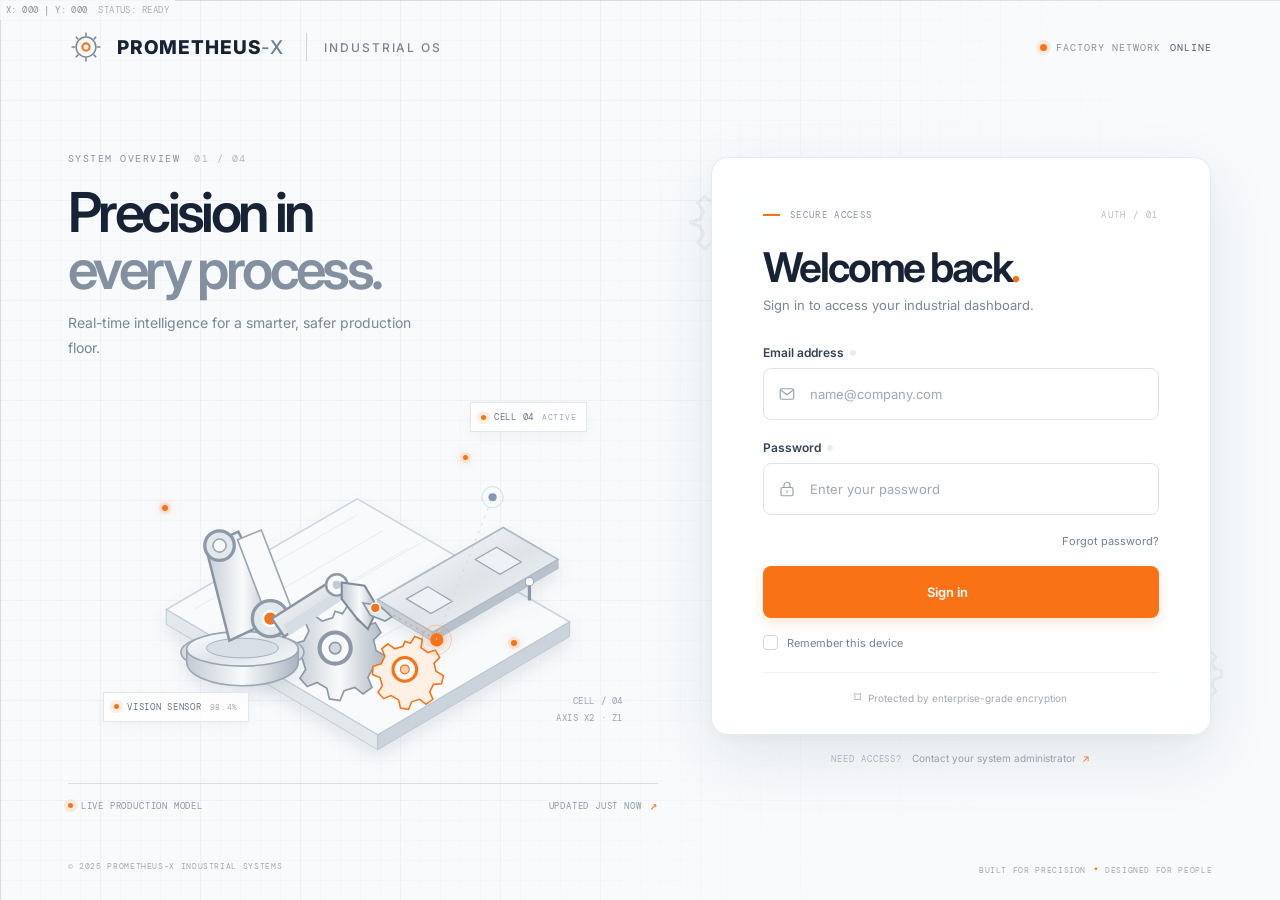
<file: login.html>
<!DOCTYPE html>
<html lang="en">
<head>
    <meta charset="UTF-8">
    <meta name="viewport" content="width=device-width, initial-scale=1.0">
    <meta name="theme-color" content="#f8fafc">
    <title>Sign in | PROMETHEUS-X</title>
    <link rel="preconnect" href="https://fonts.googleapis.com">
    <link rel="preconnect" href="https://fonts.gstatic.com" crossorigin>
    <link href="https://fonts.googleapis.com/css2?family=DM+Mono:wght@400;500&family=Inter:wght@400;500;600;700;800&display=swap" rel="stylesheet">
    <link rel="stylesheet" href="css/login.css">
</head>
<body class="blueprint-login">
    <div class="blueprint-grid" aria-hidden="true"></div>
    <div class="pointer-guides" aria-hidden="true"><i class="guide-x"></i><i class="guide-y"></i><span class="coordinates">X: 000 | Y: 000 <b>STATUS: READY</b></span></div>
    <svg class="sensor-connections" aria-hidden="true"><line id="sensor-line"></line></svg>

    <header class="login-header">
        <a class="brand-lockup" href="index.html" aria-label="PROMETHEUS-X home">
            <span class="brand-mark" aria-hidden="true"><svg viewBox="0 0 40 40"><path d="M20 4v4m0 24v4M4 20h4m24 0h4M8.7 8.7l2.8 2.8m17 17 2.8 2.8m0-22.6-2.8 2.8m-17 17-2.8 2.8"/><circle cx="20" cy="20" r="11"/><circle class="mark-core" cx="20" cy="20" r="4"/></svg></span>
            <span class="brand-name">PROMETHEUS<span>-X</span></span><span class="brand-divider"></span><span class="brand-product">INDUSTRIAL OS</span>
        </a>
        <div class="header-status"><span class="status-lamp"></span> FACTORY NETWORK <span class="status-online">ONLINE</span></div>
    </header>

    <main class="login-layout">
        <section class="blueprint-stage" aria-label="Interactive factory blueprint">
            <div class="stage-heading"><span class="eyebrow">SYSTEM OVERVIEW <b>01 / 04</b></span><h1>Precision in<br><span>every process.</span></h1><p>Real-time intelligence for a smarter, safer production floor.</p></div>
            <div class="stage-art" id="stage-art" aria-hidden="true">
                <div class="stage-tag tag-top"><span class="tag-light"></span> CELL 04 <small>ACTIVE</small></div>
                <svg class="factory-art" viewBox="0 0 720 490" role="presentation">
                    <defs>
                        <linearGradient id="steel" x1="0" x2="1" y1="0" y2="1"><stop stop-color="#fff"/><stop offset=".52" stop-color="#dfe4e9"/><stop offset="1" stop-color="#f8fafc"/></linearGradient>
                        <linearGradient id="steelDark" x1="0" x2="1"><stop stop-color="#c3cbd4"/><stop offset=".5" stop-color="#f9fafb"/><stop offset="1" stop-color="#aab4c0"/></linearGradient>
                        <filter id="softShadow" x="-30%" y="-30%" width="160%" height="170%"><feDropShadow dx="0" dy="10" stdDeviation="9" flood-color="#64748b" flood-opacity=".14"/></filter>
                    </defs>
                    <!-- Isometric workcell -->
                    <g class="workcell" filter="url(#softShadow)"><path d="m120 303 233-135 259 150-234 138z" fill="#f8fafc" stroke="#cbd5e1" stroke-width="2"/><path d="m120 303 258 153v18L120 321z" fill="#e3e8ed" stroke="#b8c2cd"/><path d="m378 456 234-138v18L378 474z" fill="#cbd3dc" stroke="#b8c2cd"/><path d="m155 302 197-114m-166 134 198-115m-167 136 198-115m-167 137 198-115M206 352l233-135m-196 157 233-135m-196 157 233-135" stroke="#e2e8f0" stroke-width="1"/></g>
                    <!-- Conveyor -->
                    <g filter="url(#softShadow)"><path d="m378 291 153-88 67 39-153 89z" fill="url(#steel)" stroke="#aeb8c3" stroke-width="2"/><path d="m378 291 67 40v11l-67-40z" fill="#c6ced7" stroke="#aeb8c3"/><path d="m445 331 153-89v11l-153 89z" fill="#b8c2cd" stroke="#aeb8c3"/><path d="m413 290 26-15 30 18-26 15zM497 242l26-15 30 18-26 15z" fill="#eef2f6" stroke="#9aa6b2" stroke-width="1.5"/><path d="m422 341v23m141-96v24" stroke="#8b98a6" stroke-width="4"/><circle cx="422" cy="365" r="5" fill="#f8fafc" stroke="#8b98a6"/><circle cx="563" cy="269" r="5" fill="#f8fafc" stroke="#8b98a6"/></g>
                    <!-- Gear pair -->
                    <g class="gear-art gear-a" transform="translate(326 350)"><path class="gear-shape" d="M0-45 9-42l7-11 12 5-2 13 11 8 12-4 7 12-9 9 3 13 12 7-3 13-13 1-6 12 5 12-11 8-10-8-13 4-5 12-13-2-3-13-12-7-12 5-9-10 7-11-4-13-12-5 1-13 13-4 6-12-5-12 10-8 11 8 13-4z" fill="url(#steelDark)" stroke="#8e99a6" stroke-width="2"/><circle r="19" fill="#f8fafc" stroke="#8e99a6" stroke-width="5"/><circle r="7" fill="#d2d9e1" stroke="#8e99a6" stroke-width="2"/></g>
                    <g class="gear-art gear-b" transform="translate(411 376) scale(.76)"><path class="gear-shape" d="M0-45 9-42l7-11 12 5-2 13 11 8 12-4 7 12-9 9 3 13 12 7-3 13-13 1-6 12 5 12-11 8-10-8-13 4-5 12-13-2-3-13-12-7-12 5-9-10 7-11-4-13-12-5 1-13 13-4 6-12-5-12 10-8 11 8 13-4z" fill="#fff0e6" stroke="#f97316" stroke-width="2.5"/><circle r="19" fill="#f8fafc" stroke="#f97316" stroke-width="5"/><circle r="7" fill="#ffd1b0" stroke="#f97316" stroke-width="2"/></g>
                    <!-- Robotic arm base and shoulder -->
                    <g class="arm-base" filter="url(#softShadow)"><ellipse cx="213" cy="355" rx="75" ry="24" fill="#d6dde5" stroke="#9aa6b2" stroke-width="2"/><path d="M145 352v15c0 16 30 29 68 29s68-13 68-29v-15" fill="url(#steelDark)" stroke="#9aa6b2" stroke-width="2"/><ellipse cx="213" cy="351" rx="68" ry="21" fill="url(#steel)" stroke="#9aa6b2" stroke-width="2"/><ellipse cx="213" cy="350" rx="44" ry="12" fill="#d9dfe6" stroke="#9aa6b2"/></g>
                    <g id="robot-upper" class="robot-joint"><path d="M197 341 168 226l40-18 50 104z" fill="url(#steelDark)" stroke="#8995a3" stroke-width="3"/><path d="m207 218 29-12 37 96-29 13z" fill="#f8fafc" stroke="#9aa6b2" stroke-width="2"/><circle cx="185" cy="225" r="18" fill="#e3e8ed" stroke="#8d99a6" stroke-width="4"/><circle cx="185" cy="225" r="8" fill="#f8fafc" stroke="#9aa6b2" stroke-width="2"/><circle cx="247" cy="314" r="22" fill="#e3e8ed" stroke="#8d99a6" stroke-width="4"/><circle cx="247" cy="314" r="9" fill="#f97316" stroke="#fff" stroke-width="3"/>
                    <g id="robot-forearm" class="robot-joint"><path d="m249 314 77-49 16 17-78 54z" fill="url(#steel)" stroke="#8995a3" stroke-width="3"/><path d="m263 322 77-49 8 9-78 53z" fill="#d6dde5"/><circle cx="328" cy="273" r="13" fill="#f8fafc" stroke="#8d99a6" stroke-width="3"/><circle cx="328" cy="273" r="5" fill="#c3cbd4"/>
                    <g id="robot-head" class="robot-joint"><path d="m334 270 28 4 16 27-12 26-15-15-17-22z" fill="url(#steelDark)" stroke="#7f8b98" stroke-width="2.5"/><path d="m360 295 20 3 15 14-8 5-18-7z" fill="#e2e8f0" stroke="#8995a3" stroke-width="2"/><circle class="robot-optic" cx="375" cy="301" r="6" fill="#f97316" stroke="#fff" stroke-width="2"/><path class="laser-beam" d="m383 302 67 38" stroke="#f97316" stroke-width="1.5" stroke-dasharray="3 5" opacity=".42"/></g></g></g>
                    <g class="sensor-node node-glow"><circle cx="450" cy="340" r="8"/><circle cx="450" cy="340" r="18" class="node-ring"/></g>
                    <g class="blue-node"><circle cx="518" cy="166" r="5"/><circle cx="518" cy="166" r="13" class="node-ring blue-ring"/></g>
                    <path d="M449 340 518 166" stroke="#cbd5e1" stroke-dasharray="3 7" fill="none"/>
                </svg>
                <div class="stage-tag tag-bottom"><span class="tag-light"></span> VISION SENSOR <small>98.4%</small></div>
                <div class="stage-coordinates">CELL / 04<br>AXIS X2 · Z1</div>
                <span class="sensor-node html-node node-one"></span><span class="sensor-node html-node node-two"></span><span class="sensor-node html-node node-three"></span>
            </div>
            <div class="stage-footer"><span><i></i> LIVE PRODUCTION MODEL</span><span>UPDATED JUST NOW <b>↗</b></span></div>
        </section>

        <section class="auth-side" aria-label="Account sign in">
            <div class="gear-ghost ghost-one" aria-hidden="true"><svg viewBox="0 0 120 120"><path d="M55 3h10l4 12 10 4 10-7 8 8-7 10 4 10 12 4v11l-12 4-4 10 7 10-8 8-10-7-10 4-4 12H54l-4-12-10-4-10 7-8-8 7-10-4-10-12-4V54l12-4 4-10-7-10 8-8 10 7 10-4z"/><circle cx="60" cy="60" r="20"/></svg></div>
            <div class="gear-ghost ghost-two" aria-hidden="true"><svg viewBox="0 0 120 120"><path d="M55 3h10l4 12 10 4 10-7 8 8-7 10 4 10 12 4v11l-12 4-4 10 7 10-8 8-10-7-10 4-4 12H54l-4-12-10-4-10 7-8-8 7-10-4-10-12-4V54l12-4 4-10-7-10 8-8 10 7 10-4z"/><circle cx="60" cy="60" r="20"/></svg></div>
            <div class="auth-card">
                <div class="card-kicker"><span class="kicker-rule"></span> SECURE ACCESS <span class="kicker-code">AUTH / 01</span></div>
                <h2>Welcome back<span>.</span></h2>
                <p class="card-subtitle">Sign in to access your industrial dashboard.</p>
                <form id="login-form" novalidate>
                    <div class="field-group"><label for="email">Email address <span class="field-led"></span></label><div class="input-shell"><svg viewBox="0 0 24 24" aria-hidden="true"><rect x="3" y="5" width="18" height="14" rx="2"/><path d="m4 7 8 6 8-6"/></svg><input id="email" name="email" type="email" placeholder="name@company.com" autocomplete="username" required></div><small class="field-error" id="email-error"></small></div>
                    <div class="field-group"><label for="password">Password <span class="field-led"></span></label><div class="input-shell"><svg viewBox="0 0 24 24" aria-hidden="true"><rect x="4" y="10" width="16" height="11" rx="2"/><path d="M8 10V7a4 4 0 0 1 8 0v3m-4 4v3"/></svg><input id="password" name="password" type="password" placeholder="Enter your password" autocomplete="current-password" required></div><small class="field-error" id="password-error"></small></div>
                    <div class="form-options"><a href="#forgot" id="forgot-link">Forgot password?</a></div>
                    <button class="sign-in-button" type="submit"><span>Sign in</span><svg viewBox="0 0 24 24" aria-hidden="true"><path d="M4 12h15m-6-6 6 6-6 6"/></svg></button>
                    <div class="form-feedback" id="form-feedback" role="status" aria-live="polite"></div>
                    <label class="remember-option"><input type="checkbox" name="remember"><span class="custom-check" aria-hidden="true"></span><span>Remember this device</span></label>
                </form>
                <div class="card-foot"><span class="foot-lock">⌑</span> Protected by enterprise-grade encryption</div>
            </div>
            <div class="auth-caption"><span>NEED ACCESS?</span> Contact your system administrator <span class="caption-mark">↗</span></div>
        </section>
    </main>
    <footer class="page-footer"><span>© 2025 PROMETHEUS-X INDUSTRIAL SYSTEMS</span><span>BUILT FOR PRECISION <b>·</b> DESIGNED FOR PEOPLE</span></footer>
    <script src="js/login.js" defer></script>
</body>
</html>
</file>
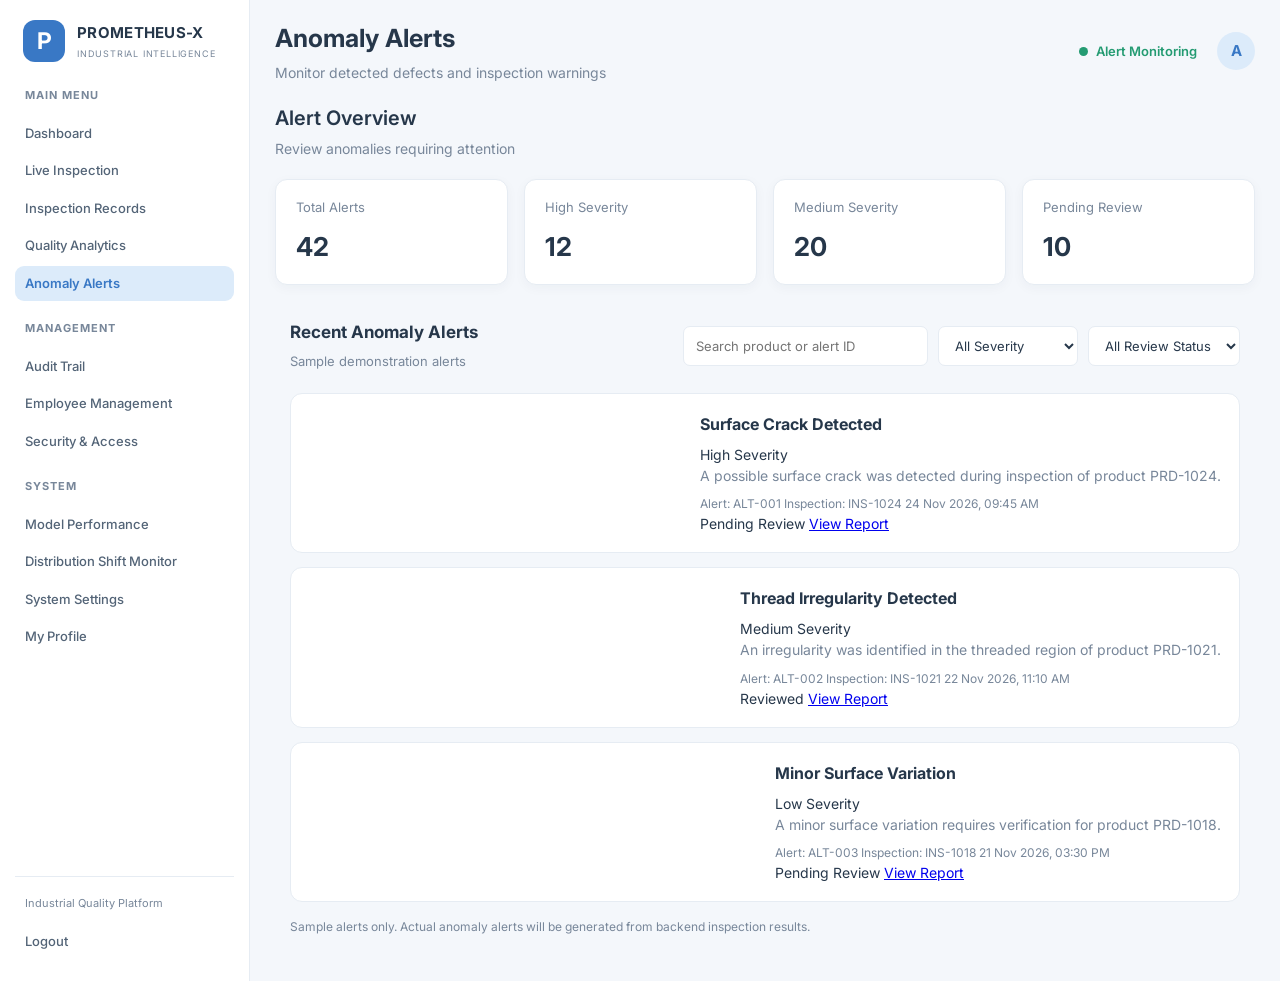
<file: pages/anomaly-alerts.html>
<!DOCTYPE html>
<html lang="en">

<head>
    <meta charset="UTF-8">
    <meta name="viewport" content="width=device-width, initial-scale=1.0">

    <title>Anomaly Alerts | PROMETHEUS-X</title>

    <link rel="preconnect" href="https://fonts.googleapis.com">
    <link rel="preconnect" href="https://fonts.gstatic.com" crossorigin>
    <link href="https://fonts.googleapis.com/css2?family=Inter:wght@400;500;600;700&display=swap" rel="stylesheet">

    <link rel="stylesheet" href="../css/style.css">
    <link rel="stylesheet" href="../css/pages.css">
    <link rel="stylesheet" href="../css/responsive.css">
</head>

<body>

<div class="app-container">

    <!-- SIDEBAR -->
    <aside class="sidebar">

        <div class="brand">
            <div class="brand-icon">P</div>
            <div>
                <h2>PROMETHEUS-X</h2>
                <p>INDUSTRIAL INTELLIGENCE</p>
            </div>
        </div>

        <div class="menu-group">
            <p class="menu-heading">MAIN MENU</p>

            <a href="../index.html" class="nav-link">Dashboard</a>
            <a href="live-inspection.html" class="nav-link">Live Inspection</a>
            <a href="inspection-records.html" class="nav-link">Inspection Records</a>
            <a href="quality-analytics.html" class="nav-link">Quality Analytics</a>
            <a href="anomaly-alerts.html" class="nav-link active">Anomaly Alerts</a>
        </div>

        <div class="menu-group">
            <p class="menu-heading">MANAGEMENT</p>

            <a href="audit-trail.html" class="nav-link">Audit Trail</a>
            <a href="employee-management.html" class="nav-link">Employee Management</a>
            <a href="security-access.html" class="nav-link">Security & Access</a>
        </div>

        <div class="menu-group">
            <p class="menu-heading">SYSTEM</p>

            <a href="model-performance.html" class="nav-link">Model Performance</a>
            <a href="distribution-shift.html" class="nav-link">Distribution Shift Monitor</a>
            <a href="system-settings.html" class="nav-link">System Settings</a>
            <a href="my-profile.html" class="nav-link">My Profile</a>
        </div>

        <div class="sidebar-bottom">
            <p>Industrial Quality Platform</p>
            <a href="../login.html" class="nav-link">Logout</a>
        </div>

    </aside>


    <!-- MAIN CONTENT -->
    <main class="main-content">

        <header class="topbar">

            <div>
                <h1>Anomaly Alerts</h1>
                <p>Monitor detected defects and inspection warnings</p>
            </div>

            <div class="topbar-right">
                <span class="system-status">
                    <span class="status-dot"></span>
                    Alert Monitoring
                </span>

                <div class="profile-circle">A</div>
            </div>

        </header>


        <section class="page-content">

            <div class="section-heading">
                <div>
                    <h2>Alert Overview</h2>
                    <p>Review anomalies requiring attention</p>
                </div>
            </div>


            <!-- ALERT SUMMARY -->
            <div class="record-summary">

                <div class="record-stat">
                    <span>Total Alerts</span>
                    <h3>42</h3>
                </div>

                <div class="record-stat">
                    <span>High Severity</span>
                    <h3>12</h3>
                </div>

                <div class="record-stat">
                    <span>Medium Severity</span>
                    <h3>20</h3>
                </div>

                <div class="record-stat">
                    <span>Pending Review</span>
                    <h3>10</h3>
                </div>

            </div>


            <!-- ALERT FILTERS -->
            <section class="panel alerts-panel">

                <div class="records-toolbar">

                    <div>
                        <h3>Recent Anomaly Alerts</h3>
                        <p>Sample demonstration alerts</p>
                    </div>

                    <div class="record-filters">

                        <input
                            type="search"
                            id="alertSearch"
                            placeholder="Search product or alert ID"
                        >

                        <select id="severityFilter">
                            <option value="all">All Severity</option>
                            <option value="high">High</option>
                            <option value="medium">Medium</option>
                            <option value="low">Low</option>
                        </select>

                        <select id="alertStatusFilter">
                            <option value="all">All Review Status</option>
                            <option value="pending">Pending Review</option>
                            <option value="reviewed">Reviewed</option>
                        </select>

                    </div>

                </div>


                <!-- ALERT LIST -->
                <div class="alert-list" id="alertList">

                    <article class="alert-card" data-severity="high" data-status="pending">

                        <div class="alert-indicator high-indicator"></div>

                        <div class="alert-content">

                            <div class="alert-title-row">
                                <h3>Surface Crack Detected</h3>
                                <span class="severity-badge high">High Severity</span>
                            </div>

                            <p>
                                A possible surface crack was detected during
                                inspection of product PRD-1024.
                            </p>

                            <div class="alert-meta">
                                <span>Alert: ALT-001</span>
                                <span>Inspection: INS-1024</span>
                                <span>24 Nov 2026, 09:45 AM</span>
                            </div>

                            <div class="alert-footer">
                                <span class="review-label pending-label">Pending Review</span>
                                <a href="inspection-report.html?id=INS-1024">View Report</a>
                            </div>

                        </div>

                    </article>


                    <article class="alert-card" data-severity="medium" data-status="reviewed">

                        <div class="alert-indicator medium-indicator"></div>

                        <div class="alert-content">

                            <div class="alert-title-row">
                                <h3>Thread Irregularity Detected</h3>
                                <span class="severity-badge medium">Medium Severity</span>
                            </div>

                            <p>
                                An irregularity was identified in the threaded
                                region of product PRD-1021.
                            </p>

                            <div class="alert-meta">
                                <span>Alert: ALT-002</span>
                                <span>Inspection: INS-1021</span>
                                <span>22 Nov 2026, 11:10 AM</span>
                            </div>

                            <div class="alert-footer">
                                <span class="review-label reviewed-label">Reviewed</span>
                                <a href="inspection-report.html?id=INS-1021">View Report</a>
                            </div>

                        </div>

                    </article>


                    <article class="alert-card" data-severity="low" data-status="pending">

                        <div class="alert-indicator low-indicator"></div>

                        <div class="alert-content">

                            <div class="alert-title-row">
                                <h3>Minor Surface Variation</h3>
                                <span class="severity-badge low">Low Severity</span>
                            </div>

                            <p>
                                A minor surface variation requires
                                verification for product PRD-1018.
                            </p>

                            <div class="alert-meta">
                                <span>Alert: ALT-003</span>
                                <span>Inspection: INS-1018</span>
                                <span>21 Nov 2026, 03:30 PM</span>
                            </div>

                            <div class="alert-footer">
                                <span class="review-label pending-label">Pending Review</span>
                                <a href="inspection-report.html?id=INS-1018">View Report</a>
                            </div>

                        </div>

                    </article>

                </div>

                <p class="records-note">
                    Sample alerts only. Actual anomaly alerts will be generated
                    from backend inspection results.
                </p>

            </section>

        </section>

    </main>

</div>

<script src="../js/navigation.js"></script>
<script src="../js/alerts.js"></script>

</body>
</html>
</file>
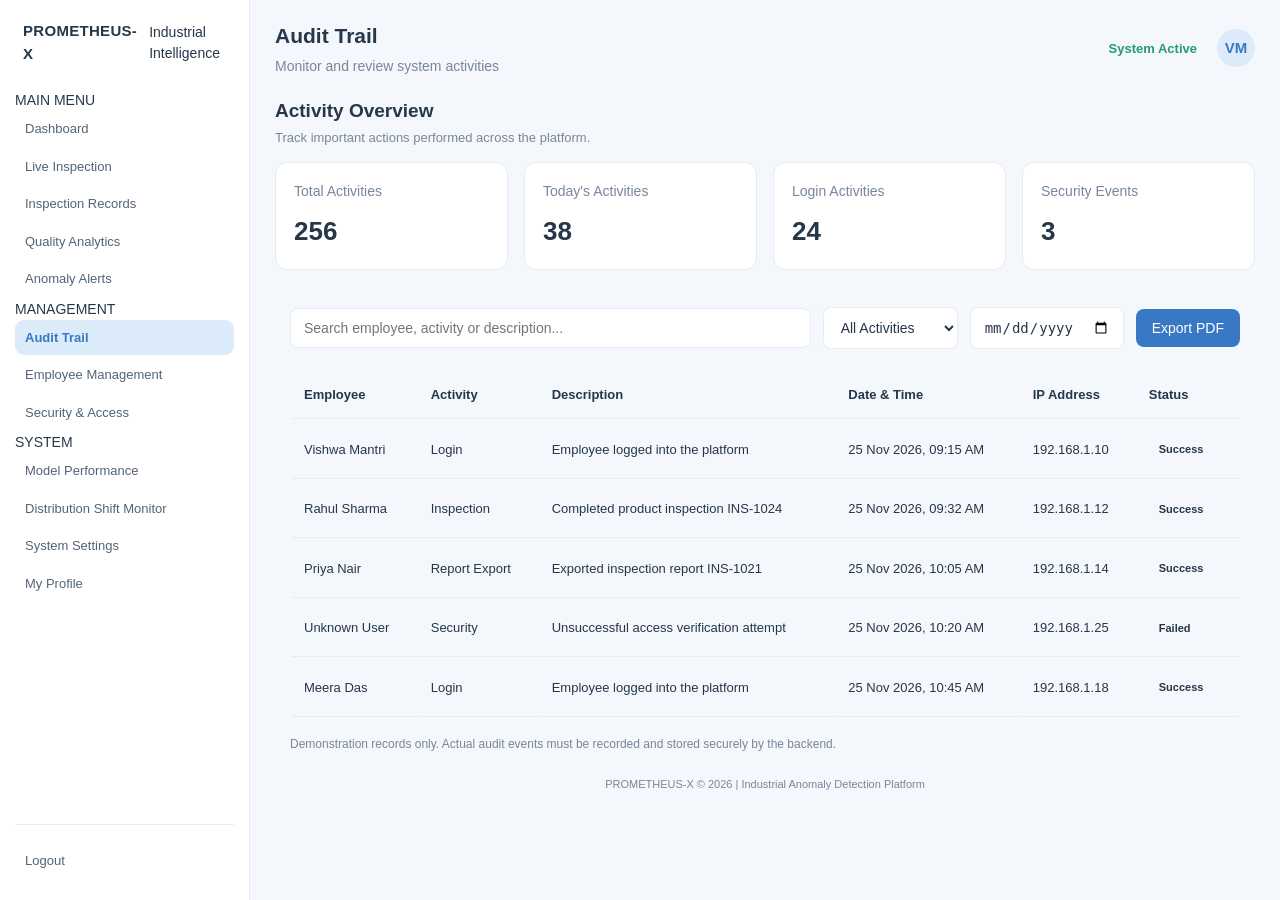
<file: pages/audit-trail.html>
<!DOCTYPE html>
<html lang="en">
<head>
    <meta charset="UTF-8">
    <meta name="viewport" content="width=device-width, initial-scale=1.0">
    <title>Audit Trail | PROMETHEUS-X</title>

    <link rel="stylesheet" href="../css/style.css">
    <link rel="stylesheet" href="../css/pages.css">
    <link rel="stylesheet" href="../css/responsive.css">
</head>
<body>

<div class="app-container">

    <aside class="sidebar">
        <div class="brand">
            <h2>PROMETHEUS-X</h2>
            <span>Industrial Intelligence</span>
        </div>

        <nav class="sidebar-nav">

            <p class="menu-label">MAIN MENU</p>
            <a href="../index.html" class="nav-link">Dashboard</a>
            <a href="live-inspection.html" class="nav-link">Live Inspection</a>
            <a href="inspection-records.html" class="nav-link">Inspection Records</a>
            <a href="quality-analytics.html" class="nav-link">Quality Analytics</a>
            <a href="anomaly-alerts.html" class="nav-link">Anomaly Alerts</a>

            <p class="menu-label">MANAGEMENT</p>
            <a href="audit-trail.html" class="nav-link">Audit Trail</a>
            <a href="employee-management.html" class="nav-link">Employee Management</a>
            <a href="security-access.html" class="nav-link">Security & Access</a>

            <p class="menu-label">SYSTEM</p>
            <a href="model-performance.html" class="nav-link">Model Performance</a>
            <a href="distribution-shift.html" class="nav-link">Distribution Shift Monitor</a>
            <a href="system-settings.html" class="nav-link">System Settings</a>
            <a href="my-profile.html" class="nav-link">My Profile</a>

        </nav>

        <div class="sidebar-bottom">
            <a href="../login.html" class="nav-link">Logout</a>
        </div>
    </aside>

    <main class="main-content">

        <header class="topbar">
            <div>
                <h2>Audit Trail</h2>
                <p>Monitor and review system activities</p>
            </div>

            <div class="topbar-right">
                <span class="system-status">System Active</span>
                <div class="profile-circle">VM</div>
            </div>
        </header>

        <section class="dashboard-content">

            <div class="section-heading">
                <div>
                    <h2>Activity Overview</h2>
                    <p>Track important actions performed across the platform.</p>
                </div>
            </div>

            <div class="audit-summary-grid">

                <div class="audit-summary-card">
                    <h3>Total Activities</h3>
                    <div class="summary-number">256</div>
                </div>

                <div class="audit-summary-card">
                    <h3>Today's Activities</h3>
                    <div class="summary-number">38</div>
                </div>

                <div class="audit-summary-card">
                    <h3>Login Activities</h3>
                    <div class="summary-number">24</div>
                </div>

                <div class="audit-summary-card">
                    <h3>Security Events</h3>
                    <div class="summary-number">3</div>
                </div>

            </div>

            <div class="panel audit-panel">

                <div class="audit-toolbar">
                    <input
                        type="text"
                        id="auditSearch"
                        placeholder="Search employee, activity or description..."
                    >

                    <select id="auditActionFilter">
                        <option value="all">All Activities</option>
                        <option value="login">Login</option>
                        <option value="inspection">Inspection</option>
                        <option value="report">Report Export</option>
                        <option value="security">Security</option>
                    </select>

                    <input type="date" id="auditDateFilter">

                    <button type="button" id="exportAuditBtn">
                        Export PDF
                    </button>
                </div>

                <div class="table-container">
                    <table class="data-table audit-table">
                        <thead>
                            <tr>
                                <th>Employee</th>
                                <th>Activity</th>
                                <th>Description</th>
                                <th>Date & Time</th>
                                <th>IP Address</th>
                                <th>Status</th>
                            </tr>
                        </thead>

                        <tbody id="auditTableBody">

                            <tr data-action="login">
                                <td>Vishwa Mantri</td>
                                <td>Login</td>
                                <td>Employee logged into the platform</td>
                                <td>25 Nov 2026, 09:15 AM</td>
                                <td>192.168.1.10</td>
                                <td><span class="status-badge status-normal">Success</span></td>
                            </tr>

                            <tr data-action="inspection">
                                <td>Rahul Sharma</td>
                                <td>Inspection</td>
                                <td>Completed product inspection INS-1024</td>
                                <td>25 Nov 2026, 09:32 AM</td>
                                <td>192.168.1.12</td>
                                <td><span class="status-badge status-normal">Success</span></td>
                            </tr>

                            <tr data-action="report">
                                <td>Priya Nair</td>
                                <td>Report Export</td>
                                <td>Exported inspection report INS-1021</td>
                                <td>25 Nov 2026, 10:05 AM</td>
                                <td>192.168.1.14</td>
                                <td><span class="status-badge status-normal">Success</span></td>
                            </tr>

                            <tr data-action="security">
                                <td>Unknown User</td>
                                <td>Security</td>
                                <td>Unsuccessful access verification attempt</td>
                                <td>25 Nov 2026, 10:20 AM</td>
                                <td>192.168.1.25</td>
                                <td><span class="status-badge status-anomaly">Failed</span></td>
                            </tr>

                            <tr data-action="login">
                                <td>Meera Das</td>
                                <td>Login</td>
                                <td>Employee logged into the platform</td>
                                <td>25 Nov 2026, 10:45 AM</td>
                                <td>192.168.1.18</td>
                                <td><span class="status-badge status-normal">Success</span></td>
                            </tr>

                        </tbody>
                    </table>
                </div>

                <p class="audit-note">
                    Demonstration records only. Actual audit events must be
                    recorded and stored securely by the backend.
                </p>

            </div>

        </section>

        <footer class="dashboard-footer">
            PROMETHEUS-X © 2026 | Industrial Anomaly Detection Platform
        </footer>

    </main>
</div>

<script src="../js/navigation.js"></script>
<script src="../js/audit.js"></script>

</body>
</html>
</file>
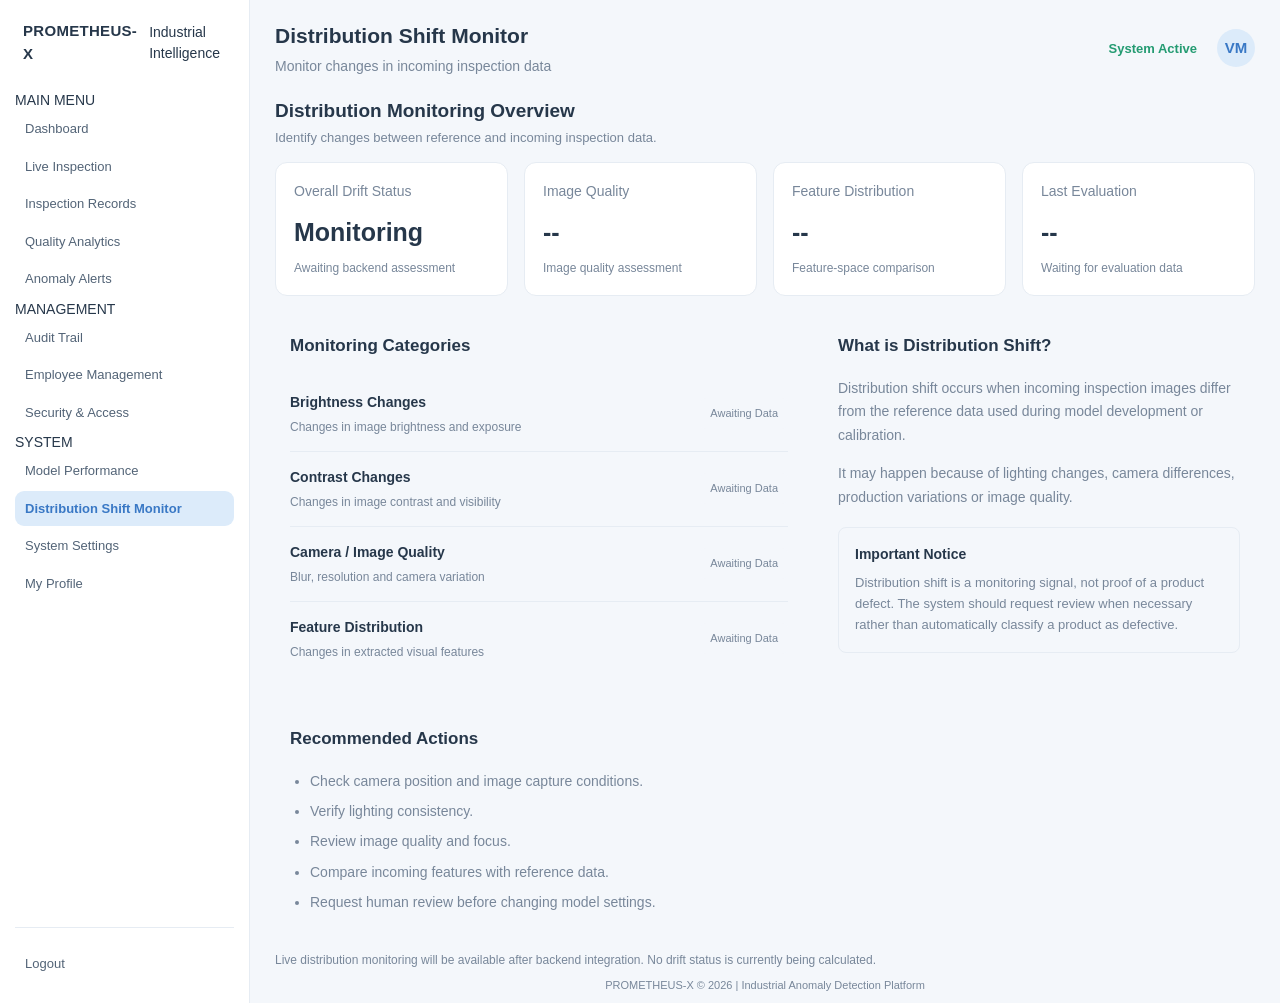
<file: pages/distribution-shift.html>
<!DOCTYPE html>
<html lang="en">
<head>
    <meta charset="UTF-8">
    <meta name="viewport" content="width=device-width, initial-scale=1.0">
    <title>Distribution Shift Monitor | PROMETHEUS-X</title>

    <link rel="stylesheet" href="../css/style.css">
    <link rel="stylesheet" href="../css/pages.css">
    <link rel="stylesheet" href="../css/responsive.css">
</head>
<body>

<div class="app-container">

    <aside class="sidebar">
        <div class="brand">
            <h2>PROMETHEUS-X</h2>
            <span>Industrial Intelligence</span>
        </div>

        <nav class="sidebar-nav">
            <p class="menu-label">MAIN MENU</p>
            <a href="../index.html" class="nav-link">Dashboard</a>
            <a href="live-inspection.html" class="nav-link">Live Inspection</a>
            <a href="inspection-records.html" class="nav-link">Inspection Records</a>
            <a href="quality-analytics.html" class="nav-link">Quality Analytics</a>
            <a href="anomaly-alerts.html" class="nav-link">Anomaly Alerts</a>

            <p class="menu-label">MANAGEMENT</p>
            <a href="audit-trail.html" class="nav-link">Audit Trail</a>
            <a href="employee-management.html" class="nav-link">Employee Management</a>
            <a href="security-access.html" class="nav-link">Security & Access</a>

            <p class="menu-label">SYSTEM</p>
            <a href="model-performance.html" class="nav-link">Model Performance</a>
            <a href="distribution-shift.html" class="nav-link">Distribution Shift Monitor</a>
            <a href="system-settings.html" class="nav-link">System Settings</a>
            <a href="my-profile.html" class="nav-link">My Profile</a>
        </nav>

        <div class="sidebar-bottom">
            <a href="../login.html" class="nav-link">Logout</a>
        </div>
    </aside>

    <main class="main-content">

        <header class="topbar">
            <div>
                <h2>Distribution Shift Monitor</h2>
                <p>Monitor changes in incoming inspection data</p>
            </div>

            <div class="topbar-right">
                <span class="system-status">System Active</span>
                <div class="profile-circle">VM</div>
            </div>
        </header>

        <section class="dashboard-content">

            <div class="section-heading">
                <div>
                    <h2>Distribution Monitoring Overview</h2>
                    <p>Identify changes between reference and incoming inspection data.</p>
                </div>
            </div>

            <div class="shift-summary-grid">

                <div class="shift-summary-card">
                    <h3>Overall Drift Status</h3>
                    <div class="shift-status-value">Monitoring</div>
                    <p>Awaiting backend assessment</p>
                </div>

                <div class="shift-summary-card">
                    <h3>Image Quality</h3>
                    <div class="summary-number">--</div>
                    <p>Image quality assessment</p>
                </div>

                <div class="shift-summary-card">
                    <h3>Feature Distribution</h3>
                    <div class="summary-number">--</div>
                    <p>Feature-space comparison</p>
                </div>

                <div class="shift-summary-card">
                    <h3>Last Evaluation</h3>
                    <div class="summary-number">--</div>
                    <p>Waiting for evaluation data</p>
                </div>

            </div>

            <div class="shift-details-grid">

                <div class="panel shift-monitor-panel">
                    <h3>Monitoring Categories</h3>

                    <div class="shift-category">
                        <div>
                            <strong>Brightness Changes</strong>
                            <p>Changes in image brightness and exposure</p>
                        </div>
                        <span class="shift-pending">Awaiting Data</span>
                    </div>

                    <div class="shift-category">
                        <div>
                            <strong>Contrast Changes</strong>
                            <p>Changes in image contrast and visibility</p>
                        </div>
                        <span class="shift-pending">Awaiting Data</span>
                    </div>

                    <div class="shift-category">
                        <div>
                            <strong>Camera / Image Quality</strong>
                            <p>Blur, resolution and camera variation</p>
                        </div>
                        <span class="shift-pending">Awaiting Data</span>
                    </div>

                    <div class="shift-category">
                        <div>
                            <strong>Feature Distribution</strong>
                            <p>Changes in extracted visual features</p>
                        </div>
                        <span class="shift-pending">Awaiting Data</span>
                    </div>
                </div>

                <div class="panel shift-information-panel">
                    <h3>What is Distribution Shift?</h3>

                    <p>
                        Distribution shift occurs when incoming inspection
                        images differ from the reference data used during
                        model development or calibration.
                    </p>

                    <p>
                        It may happen because of lighting changes, camera
                        differences, production variations or image quality.
                    </p>

                    <div class="shift-warning">
                        <strong>Important Notice</strong>
                        <p>
                            Distribution shift is a monitoring signal,
                            not proof of a product defect. The system should
                            request review when necessary rather than
                            automatically classify a product as defective.
                        </p>
                    </div>
                </div>

            </div>

            <div class="panel shift-recommendation-panel">
                <h3>Recommended Actions</h3>

                <ul>
                    <li>Check camera position and image capture conditions.</li>
                    <li>Verify lighting consistency.</li>
                    <li>Review image quality and focus.</li>
                    <li>Compare incoming features with reference data.</li>
                    <li>Request human review before changing model settings.</li>
                </ul>
            </div>

            <p class="shift-demo-note">
                Live distribution monitoring will be available after backend
                integration. No drift status is currently being calculated.
            </p>

        </section>

        <footer class="dashboard-footer">
            PROMETHEUS-X © 2026 | Industrial Anomaly Detection Platform
        </footer>

    </main>
</div>

<script src="../js/navigation.js"></script>
<script src="../js/drift.js"></script>

</body>
</html>
</file>
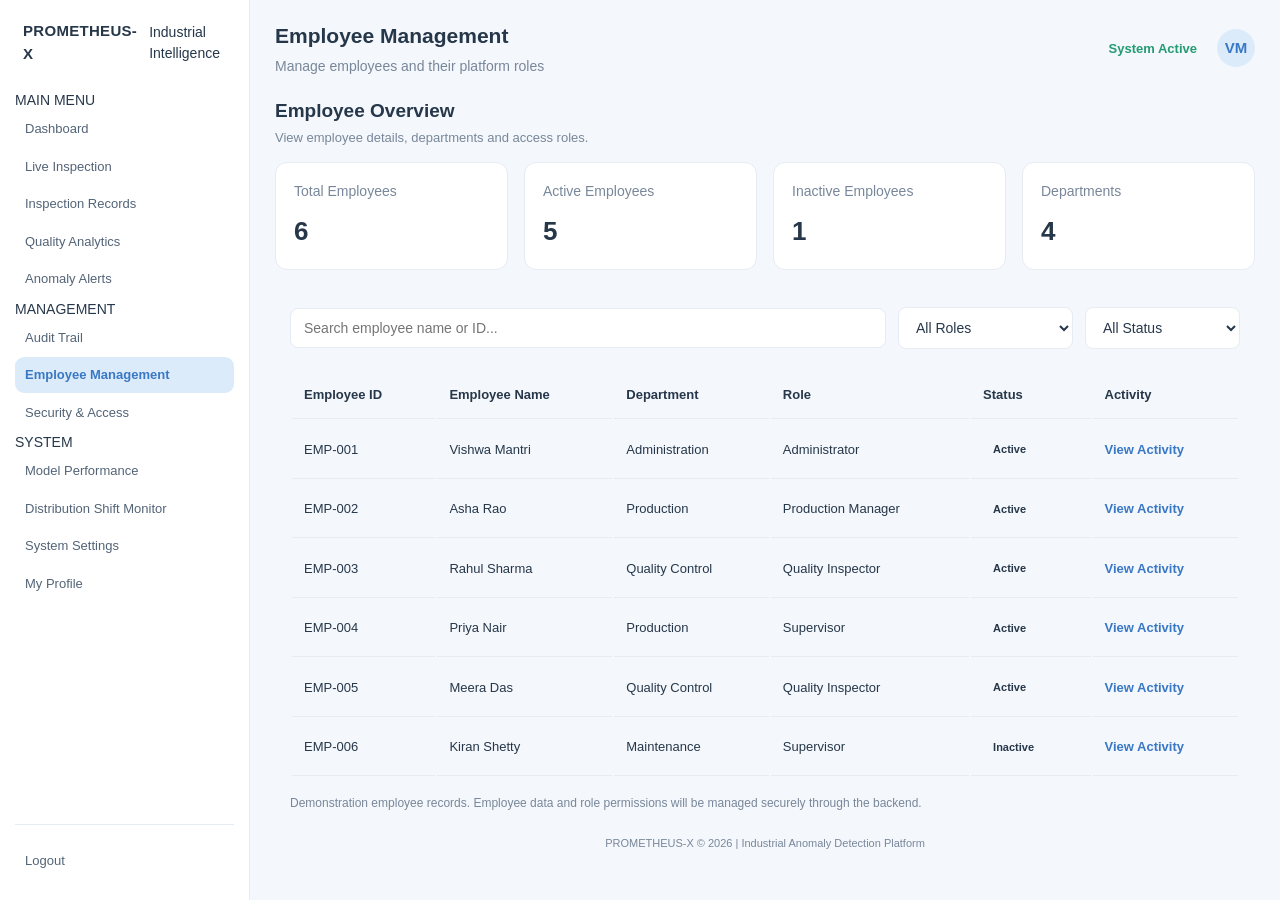
<file: pages/employee-management.html>
<!DOCTYPE html>
<html lang="en">
<head>
    <meta charset="UTF-8">
    <meta name="viewport" content="width=device-width, initial-scale=1.0">
    <title>Employee Management | PROMETHEUS-X</title>

    <link rel="stylesheet" href="../css/style.css">
    <link rel="stylesheet" href="../css/pages.css">
    <link rel="stylesheet" href="../css/responsive.css">
</head>
<body>

<div class="app-container">

    <aside class="sidebar">
        <div class="brand">
            <h2>PROMETHEUS-X</h2>
            <span>Industrial Intelligence</span>
        </div>

        <nav class="sidebar-nav">
            <p class="menu-label">MAIN MENU</p>
            <a href="../index.html" class="nav-link">Dashboard</a>
            <a href="live-inspection.html" class="nav-link">Live Inspection</a>
            <a href="inspection-records.html" class="nav-link">Inspection Records</a>
            <a href="quality-analytics.html" class="nav-link">Quality Analytics</a>
            <a href="anomaly-alerts.html" class="nav-link">Anomaly Alerts</a>

            <p class="menu-label">MANAGEMENT</p>
            <a href="audit-trail.html" class="nav-link">Audit Trail</a>
            <a href="employee-management.html" class="nav-link">Employee Management</a>
            <a href="security-access.html" class="nav-link">Security & Access</a>

            <p class="menu-label">SYSTEM</p>
            <a href="model-performance.html" class="nav-link">Model Performance</a>
            <a href="distribution-shift.html" class="nav-link">Distribution Shift Monitor</a>
            <a href="system-settings.html" class="nav-link">System Settings</a>
            <a href="my-profile.html" class="nav-link">My Profile</a>
        </nav>

        <div class="sidebar-bottom">
            <a href="../login.html" class="nav-link">Logout</a>
        </div>
    </aside>

    <main class="main-content">

        <header class="topbar">
            <div>
                <h2>Employee Management</h2>
                <p>Manage employees and their platform roles</p>
            </div>

            <div class="topbar-right">
                <span class="system-status">System Active</span>
                <div class="profile-circle">VM</div>
            </div>
        </header>

        <section class="dashboard-content">

            <div class="section-heading">
                <div>
                    <h2>Employee Overview</h2>
                    <p>View employee details, departments and access roles.</p>
                </div>
            </div>

            <div class="employee-summary-grid">

                <div class="employee-summary-card">
                    <h3>Total Employees</h3>
                    <div class="summary-number" id="totalEmployees">6</div>
                </div>

                <div class="employee-summary-card">
                    <h3>Active Employees</h3>
                    <div class="summary-number" id="activeEmployees">5</div>
                </div>

                <div class="employee-summary-card">
                    <h3>Inactive Employees</h3>
                    <div class="summary-number" id="inactiveEmployees">1</div>
                </div>

                <div class="employee-summary-card">
                    <h3>Departments</h3>
                    <div class="summary-number">4</div>
                </div>

            </div>

            <div class="panel employee-panel">

                <div class="employee-toolbar">
                    <input
                        type="text"
                        id="employeeSearch"
                        placeholder="Search employee name or ID..."
                    >

                    <select id="employeeRoleFilter">
                        <option value="all">All Roles</option>
                        <option value="administrator">Administrator</option>
                        <option value="production manager">Production Manager</option>
                        <option value="quality inspector">Quality Inspector</option>
                        <option value="supervisor">Supervisor</option>
                    </select>

                    <select id="employeeStatusFilter">
                        <option value="all">All Status</option>
                        <option value="active">Active</option>
                        <option value="inactive">Inactive</option>
                    </select>
                </div>

                <div class="table-container">
                    <table class="data-table employee-table">

                        <thead>
                            <tr>
                                <th>Employee ID</th>
                                <th>Employee Name</th>
                                <th>Department</th>
                                <th>Role</th>
                                <th>Status</th>
                                <th>Activity</th>
                            </tr>
                        </thead>

                        <tbody id="employeeTableBody">

                            <tr data-role="administrator" data-status="active">
                                <td>EMP-001</td>
                                <td>Vishwa Mantri</td>
                                <td>Administration</td>
                                <td>Administrator</td>
                                <td><span class="status-badge status-normal">Active</span></td>
                                <td><a href="audit-trail.html?employee=EMP-001" class="employee-activity-link">View Activity</a></td>
                            </tr>

                            <tr data-role="production manager" data-status="active">
                                <td>EMP-002</td>
                                <td>Asha Rao</td>
                                <td>Production</td>
                                <td>Production Manager</td>
                                <td><span class="status-badge status-normal">Active</span></td>
                                <td><a href="audit-trail.html?employee=EMP-002" class="employee-activity-link">View Activity</a></td>
                            </tr>

                            <tr data-role="quality inspector" data-status="active">
                                <td>EMP-003</td>
                                <td>Rahul Sharma</td>
                                <td>Quality Control</td>
                                <td>Quality Inspector</td>
                                <td><span class="status-badge status-normal">Active</span></td>
                                <td><a href="audit-trail.html?employee=EMP-003" class="employee-activity-link">View Activity</a></td>
                            </tr>

                            <tr data-role="supervisor" data-status="active">
                                <td>EMP-004</td>
                                <td>Priya Nair</td>
                                <td>Production</td>
                                <td>Supervisor</td>
                                <td><span class="status-badge status-normal">Active</span></td>
                                <td><a href="audit-trail.html?employee=EMP-004" class="employee-activity-link">View Activity</a></td>
                            </tr>

                            <tr data-role="quality inspector" data-status="active">
                                <td>EMP-005</td>
                                <td>Meera Das</td>
                                <td>Quality Control</td>
                                <td>Quality Inspector</td>
                                <td><span class="status-badge status-normal">Active</span></td>
                                <td><a href="audit-trail.html?employee=EMP-005" class="employee-activity-link">View Activity</a></td>
                            </tr>

                            <tr data-role="supervisor" data-status="inactive">
                                <td>EMP-006</td>
                                <td>Kiran Shetty</td>
                                <td>Maintenance</td>
                                <td>Supervisor</td>
                                <td><span class="status-badge status-anomaly">Inactive</span></td>
                                <td><a href="audit-trail.html?employee=EMP-006" class="employee-activity-link">View Activity</a></td>
                            </tr>

                        </tbody>

                    </table>
                </div>

                <p class="employee-note">
                    Demonstration employee records. Employee data and role
                    permissions will be managed securely through the backend.
                </p>

            </div>

        </section>

        <footer class="dashboard-footer">
            PROMETHEUS-X © 2026 | Industrial Anomaly Detection Platform
        </footer>

    </main>
</div>

<script src="../js/navigation.js"></script>
<script src="../js/employees.js"></script>

</body>
</html>
</file>
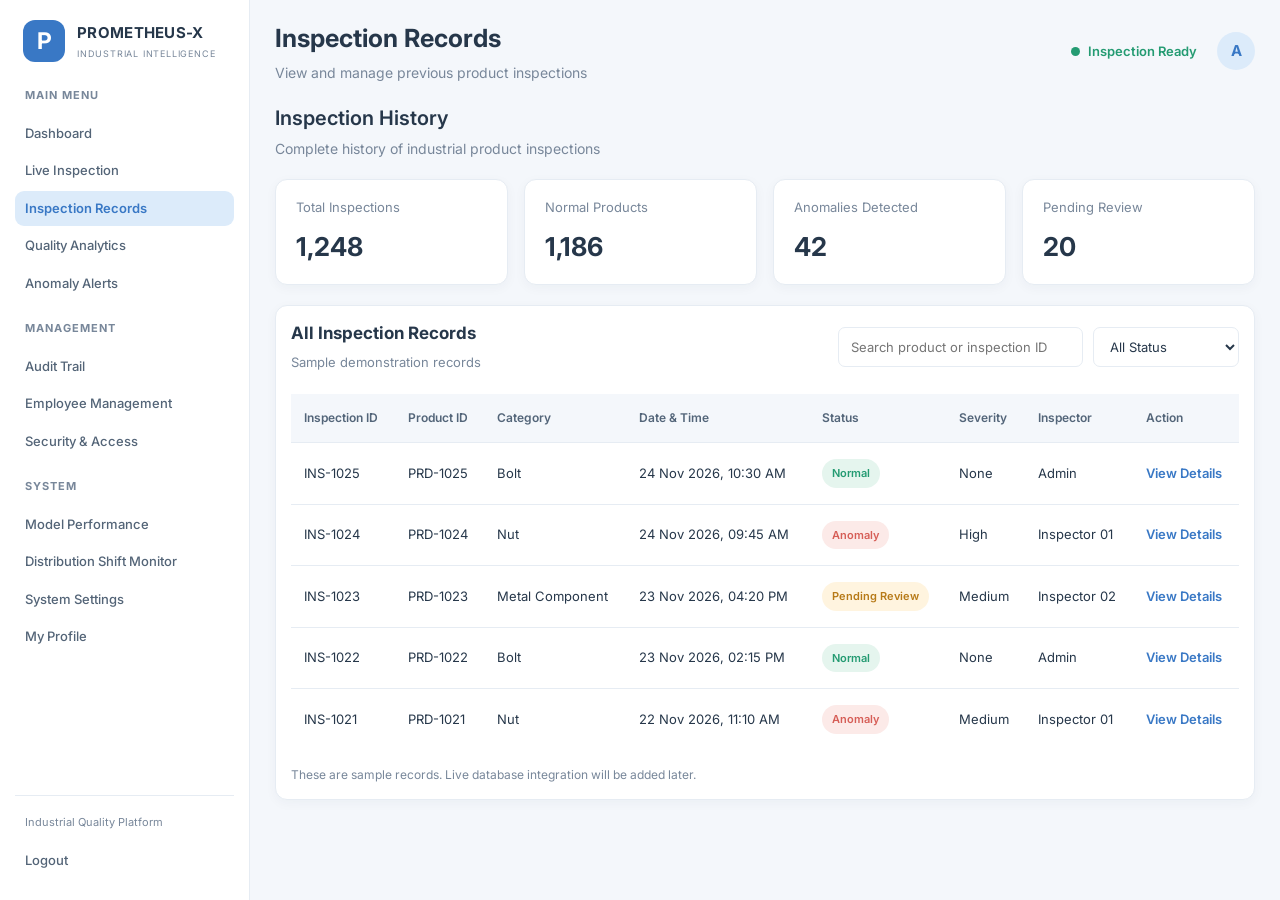
<file: pages/inspection-records.html>
<!DOCTYPE html>
<html lang="en">

<head>
    <meta charset="UTF-8">
    <meta name="viewport" content="width=device-width, initial-scale=1.0">

    <title>Inspection Records | PROMETHEUS-X</title>

    <link rel="preconnect" href="https://fonts.googleapis.com">
    <link rel="preconnect" href="https://fonts.gstatic.com" crossorigin>
    <link href="https://fonts.googleapis.com/css2?family=Inter:wght@400;500;600;700&display=swap" rel="stylesheet">

    <link rel="stylesheet" href="../css/style.css">
    <link rel="stylesheet" href="../css/pages.css">
    <link rel="stylesheet" href="../css/responsive.css">
</head>

<body>

<div class="app-container">

    <!-- SIDEBAR -->
    <aside class="sidebar">

        <div class="brand">
            <div class="brand-icon">P</div>
            <div>
                <h2>PROMETHEUS-X</h2>
                <p>INDUSTRIAL INTELLIGENCE</p>
            </div>
        </div>

        <div class="menu-group">
            <p class="menu-heading">MAIN MENU</p>

            <a href="../index.html" class="nav-link">Dashboard</a>
            <a href="live-inspection.html" class="nav-link">Live Inspection</a>
            <a href="inspection-records.html" class="nav-link active">Inspection Records</a>
            <a href="quality-analytics.html" class="nav-link">Quality Analytics</a>
            <a href="anomaly-alerts.html" class="nav-link">Anomaly Alerts</a>
        </div>

        <div class="menu-group">
            <p class="menu-heading">MANAGEMENT</p>

            <a href="audit-trail.html" class="nav-link">Audit Trail</a>
            <a href="employee-management.html" class="nav-link">Employee Management</a>
            <a href="security-access.html" class="nav-link">Security & Access</a>
        </div>

        <div class="menu-group">
            <p class="menu-heading">SYSTEM</p>

            <a href="model-performance.html" class="nav-link">Model Performance</a>
            <a href="distribution-shift.html" class="nav-link">Distribution Shift Monitor</a>
            <a href="system-settings.html" class="nav-link">System Settings</a>
            <a href="my-profile.html" class="nav-link">My Profile</a>
        </div>

        <div class="sidebar-bottom">
            <p>Industrial Quality Platform</p>
            <a href="../login.html" class="nav-link">Logout</a>
        </div>

    </aside>


    <!-- MAIN CONTENT -->
    <main class="main-content">

        <header class="topbar">

            <div>
                <h1>Inspection Records</h1>
                <p>View and manage previous product inspections</p>
            </div>

            <div class="topbar-right">
                <span class="system-status">
                    <span class="status-dot"></span>
                    Inspection Ready
                </span>

                <div class="profile-circle">A</div>
            </div>

        </header>


        <section class="page-content">

            <div class="section-heading">

                <div>
                    <h2>Inspection History</h2>
                    <p>Complete history of industrial product inspections</p>
                </div>

            </div>


            <!-- RECORD SUMMARY -->
            <div class="record-summary">

                <div class="record-stat">
                    <span>Total Inspections</span>
                    <h3>1,248</h3>
                </div>

                <div class="record-stat">
                    <span>Normal Products</span>
                    <h3>1,186</h3>
                </div>

                <div class="record-stat">
                    <span>Anomalies Detected</span>
                    <h3>42</h3>
                </div>

                <div class="record-stat">
                    <span>Pending Review</span>
                    <h3>20</h3>
                </div>

            </div>


            <!-- FILTERS -->
            <section class="panel records-panel">

                <div class="records-toolbar">

                    <div>
                        <h3>All Inspection Records</h3>
                        <p>Sample demonstration records</p>
                    </div>

                    <div class="record-filters">

                        <input
                            type="search"
                            id="recordSearch"
                            placeholder="Search product or inspection ID"
                        >

                        <select id="statusFilter">
                            <option value="all">All Status</option>
                            <option value="normal">Normal</option>
                            <option value="anomaly">Anomaly</option>
                            <option value="pending">Pending Review</option>
                        </select>

                    </div>

                </div>


                <!-- RECORD TABLE -->
                <div class="table-container">

                    <table class="records-table">

                        <thead>
                            <tr>
                                <th>Inspection ID</th>
                                <th>Product ID</th>
                                <th>Category</th>
                                <th>Date & Time</th>
                                <th>Status</th>
                                <th>Severity</th>
                                <th>Inspector</th>
                                <th>Action</th>
                            </tr>
                        </thead>

                        <tbody id="recordsTableBody">

                            <tr data-status="normal">
                                <td>INS-1025</td>
                                <td>PRD-1025</td>
                                <td>Bolt</td>
                                <td>24 Nov 2026, 10:30 AM</td>
                                <td><span class="status-badge normal">Normal</span></td>
                                <td>None</td>
                                <td>Admin</td>
                                <td><a href="inspection-report.html?id=INS-1025" class="view-record">View Details</a></td>
                            </tr>

                            <tr data-status="anomaly">
                                <td>INS-1024</td>
                                <td>PRD-1024</td>
                                <td>Nut</td>
                                <td>24 Nov 2026, 09:45 AM</td>
                                <td><span class="status-badge anomaly">Anomaly</span></td>
                                <td>High</td>
                                <td>Inspector 01</td>
                                <td><a href="inspection-report.html?id=INS-1024" class="view-record">View Details</a></td>
                            </tr>

                            <tr data-status="pending">
                                <td>INS-1023</td>
                                <td>PRD-1023</td>
                                <td>Metal Component</td>
                                <td>23 Nov 2026, 04:20 PM</td>
                                <td><span class="status-badge pending">Pending Review</span></td>
                                <td>Medium</td>
                                <td>Inspector 02</td>
                                <td><a href="inspection-report.html?id=INS-1023" class="view-record">View Details</a></td>
                            </tr>

                            <tr data-status="normal">
                                <td>INS-1022</td>
                                <td>PRD-1022</td>
                                <td>Bolt</td>
                                <td>23 Nov 2026, 02:15 PM</td>
                                <td><span class="status-badge normal">Normal</span></td>
                                <td>None</td>
                                <td>Admin</td>
                                <td><a href="inspection-report.html?id=INS-1022" class="view-record">View Details</a></td>
                            </tr>

                            <tr data-status="anomaly">
                                <td>INS-1021</td>
                                <td>PRD-1021</td>
                                <td>Nut</td>
                                <td>22 Nov 2026, 11:10 AM</td>
                                <td><span class="status-badge anomaly">Anomaly</span></td>
                                <td>Medium</td>
                                <td>Inspector 01</td>
                                <td><a href="inspection-report.html?id=INS-1021" class="view-record">View Details</a></td>
                            </tr>

                        </tbody>

                    </table>

                </div>

                <p class="records-note">
                    These are sample records. Live database integration will be added later.
                </p>

            </section>

        </section>

    </main>

</div>

<script src="../js/navigation.js"></script>
<script src="../js/records.js"></script>

</body>
</html>
</file>
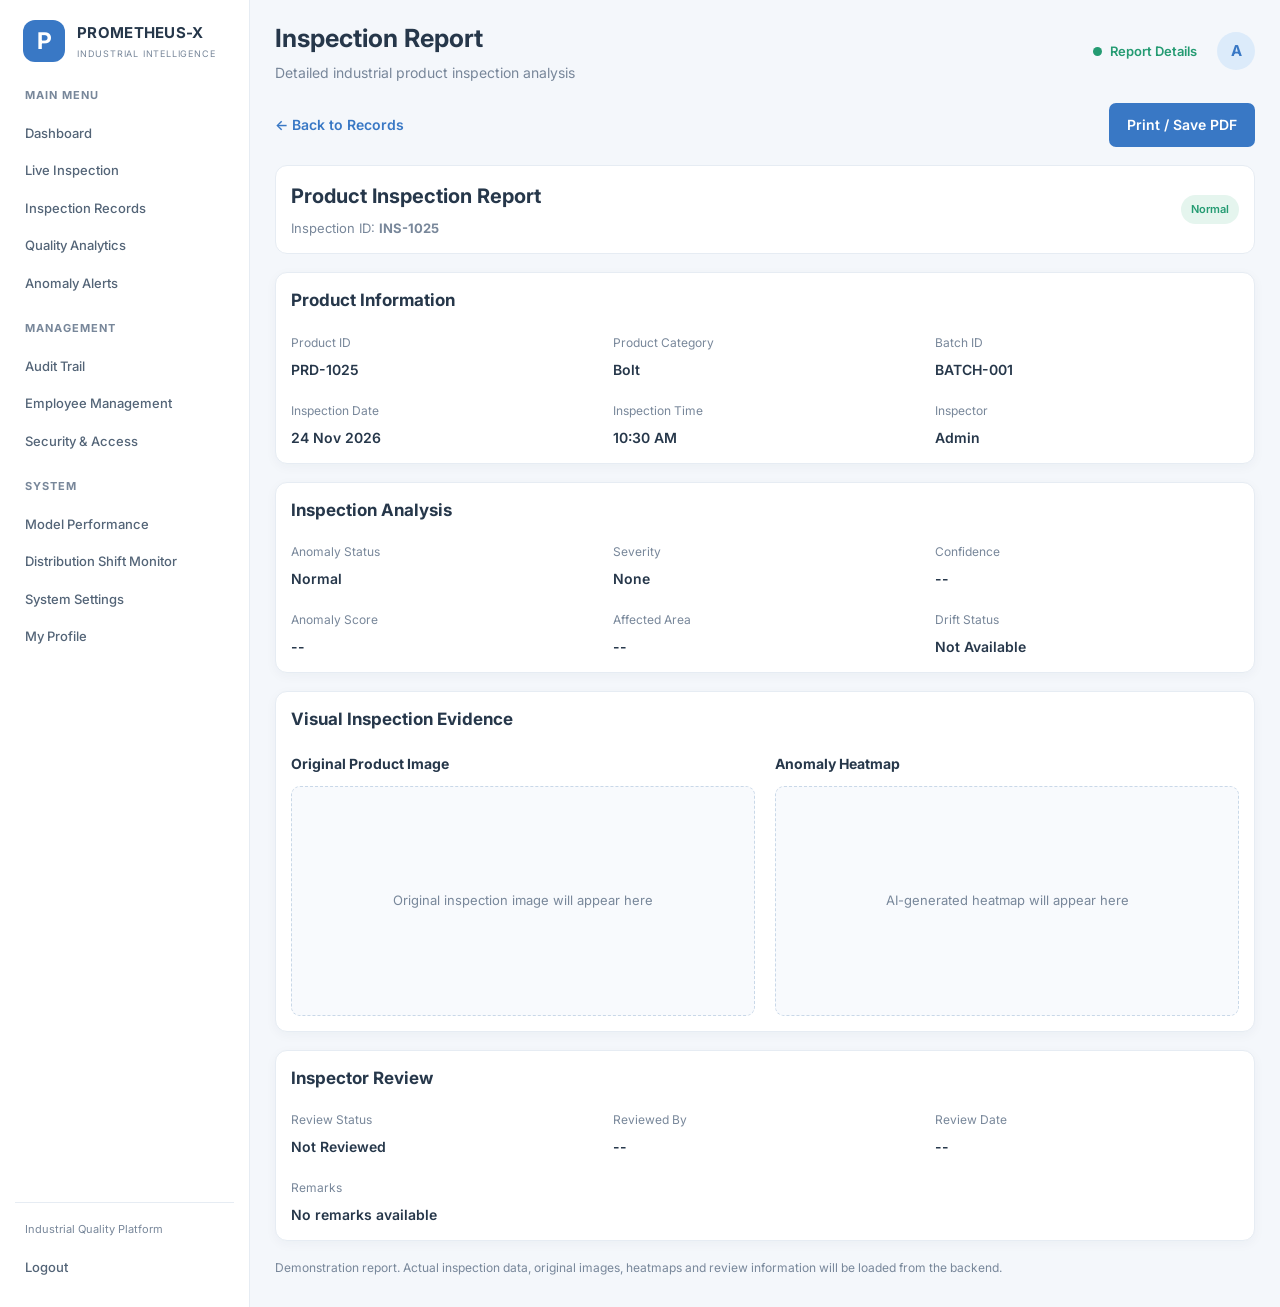
<file: pages/inspection-report.html>
<!DOCTYPE html>
<html lang="en">

<head>
    <meta charset="UTF-8">
    <meta name="viewport" content="width=device-width, initial-scale=1.0">

    <title>Inspection Report | PROMETHEUS-X</title>

    <link rel="preconnect" href="https://fonts.googleapis.com">
    <link rel="preconnect" href="https://fonts.gstatic.com" crossorigin>
    <link href="https://fonts.googleapis.com/css2?family=Inter:wght@400;500;600;700&display=swap" rel="stylesheet">

    <link rel="stylesheet" href="../css/style.css">
    <link rel="stylesheet" href="../css/pages.css">
    <link rel="stylesheet" href="../css/responsive.css">
</head>

<body>

<div class="app-container">

    <!-- SIDEBAR -->
    <aside class="sidebar">

        <div class="brand">
            <div class="brand-icon">P</div>
            <div>
                <h2>PROMETHEUS-X</h2>
                <p>INDUSTRIAL INTELLIGENCE</p>
            </div>
        </div>

        <div class="menu-group">
            <p class="menu-heading">MAIN MENU</p>

            <a href="../index.html" class="nav-link">Dashboard</a>
            <a href="live-inspection.html" class="nav-link">Live Inspection</a>
            <a href="inspection-records.html" class="nav-link active">Inspection Records</a>
            <a href="quality-analytics.html" class="nav-link">Quality Analytics</a>
            <a href="anomaly-alerts.html" class="nav-link">Anomaly Alerts</a>
        </div>

        <div class="menu-group">
            <p class="menu-heading">MANAGEMENT</p>

            <a href="audit-trail.html" class="nav-link">Audit Trail</a>
            <a href="employee-management.html" class="nav-link">Employee Management</a>
            <a href="security-access.html" class="nav-link">Security & Access</a>
        </div>

        <div class="menu-group">
            <p class="menu-heading">SYSTEM</p>

            <a href="model-performance.html" class="nav-link">Model Performance</a>
            <a href="distribution-shift.html" class="nav-link">Distribution Shift Monitor</a>
            <a href="system-settings.html" class="nav-link">System Settings</a>
            <a href="my-profile.html" class="nav-link">My Profile</a>
        </div>

        <div class="sidebar-bottom">
            <p>Industrial Quality Platform</p>
            <a href="../login.html" class="nav-link">Logout</a>
        </div>

    </aside>


    <!-- MAIN CONTENT -->
    <main class="main-content">

        <header class="topbar">

            <div>
                <h1>Inspection Report</h1>
                <p>Detailed industrial product inspection analysis</p>
            </div>

            <div class="topbar-right">
                <span class="system-status">
                    <span class="status-dot"></span>
                    Report Details
                </span>

                <div class="profile-circle">A</div>
            </div>

        </header>


        <section class="page-content">

            <!-- BACK BUTTON -->
            <div class="report-actions">

                <a href="inspection-records.html" class="back-button">
                    ← Back to Records
                </a>

                <button type="button" class="primary-button report-print-button"
                    onclick="window.print()">
                    Print / Save PDF
                </button>

            </div>


            <!-- REPORT HEADER -->
            <section class="panel report-header">

                <div>
                    <h2>Product Inspection Report</h2>
                    <p>Inspection ID: <strong id="reportInspectionId">INS-1025</strong></p>
                </div>

                <span class="status-badge normal" id="reportStatus">
                    Normal
                </span>

            </section>


            <!-- PRODUCT INFORMATION -->
            <section class="panel report-section">

                <h3>Product Information</h3>

                <div class="report-info-grid">

                    <div>
                        <span>Product ID</span>
                        <strong id="reportProductId">PRD-1025</strong>
                    </div>

                    <div>
                        <span>Product Category</span>
                        <strong id="reportCategory">Bolt</strong>
                    </div>

                    <div>
                        <span>Batch ID</span>
                        <strong id="reportBatchId">BATCH-001</strong>
                    </div>

                    <div>
                        <span>Inspection Date</span>
                        <strong id="reportDate">24 Nov 2026</strong>
                    </div>

                    <div>
                        <span>Inspection Time</span>
                        <strong id="reportTime">10:30 AM</strong>
                    </div>

                    <div>
                        <span>Inspector</span>
                        <strong id="reportInspector">Admin</strong>
                    </div>

                </div>

            </section>


            <!-- INSPECTION ANALYSIS -->
            <section class="panel report-section">

                <h3>Inspection Analysis</h3>

                <div class="report-info-grid">

                    <div>
                        <span>Anomaly Status</span>
                        <strong id="reportAnomaly">Normal</strong>
                    </div>

                    <div>
                        <span>Severity</span>
                        <strong id="reportSeverity">None</strong>
                    </div>

                    <div>
                        <span>Confidence</span>
                        <strong id="reportConfidence">--</strong>
                    </div>

                    <div>
                        <span>Anomaly Score</span>
                        <strong id="reportScore">--</strong>
                    </div>

                    <div>
                        <span>Affected Area</span>
                        <strong id="reportArea">--</strong>
                    </div>

                    <div>
                        <span>Drift Status</span>
                        <strong id="reportDrift">Not Available</strong>
                    </div>

                </div>

            </section>


            <!-- IMAGE ANALYSIS -->
            <section class="panel report-section">

                <h3>Visual Inspection Evidence</h3>

                <div class="report-image-grid">

                    <div>
                        <h4>Original Product Image</h4>

                        <div class="report-image-placeholder">
                            <span>Original inspection image will appear here</span>
                        </div>
                    </div>

                    <div>
                        <h4>Anomaly Heatmap</h4>

                        <div class="report-image-placeholder">
                            <span>AI-generated heatmap will appear here</span>
                        </div>
                    </div>

                </div>

            </section>


            <!-- REVIEW INFORMATION -->
            <section class="panel report-section">

                <h3>Inspector Review</h3>

                <div class="report-info-grid">

                    <div>
                        <span>Review Status</span>
                        <strong>Not Reviewed</strong>
                    </div>

                    <div>
                        <span>Reviewed By</span>
                        <strong>--</strong>
                    </div>

                    <div>
                        <span>Review Date</span>
                        <strong>--</strong>
                    </div>

                    <div>
                        <span>Remarks</span>
                        <strong>No remarks available</strong>
                    </div>

                </div>

            </section>


            <p class="records-note">
                Demonstration report. Actual inspection data, original images,
                heatmaps and review information will be loaded from the backend.
            </p>

        </section>

    </main>

</div>

<script src="../js/navigation.js"></script>

</body>
</html>
</file>
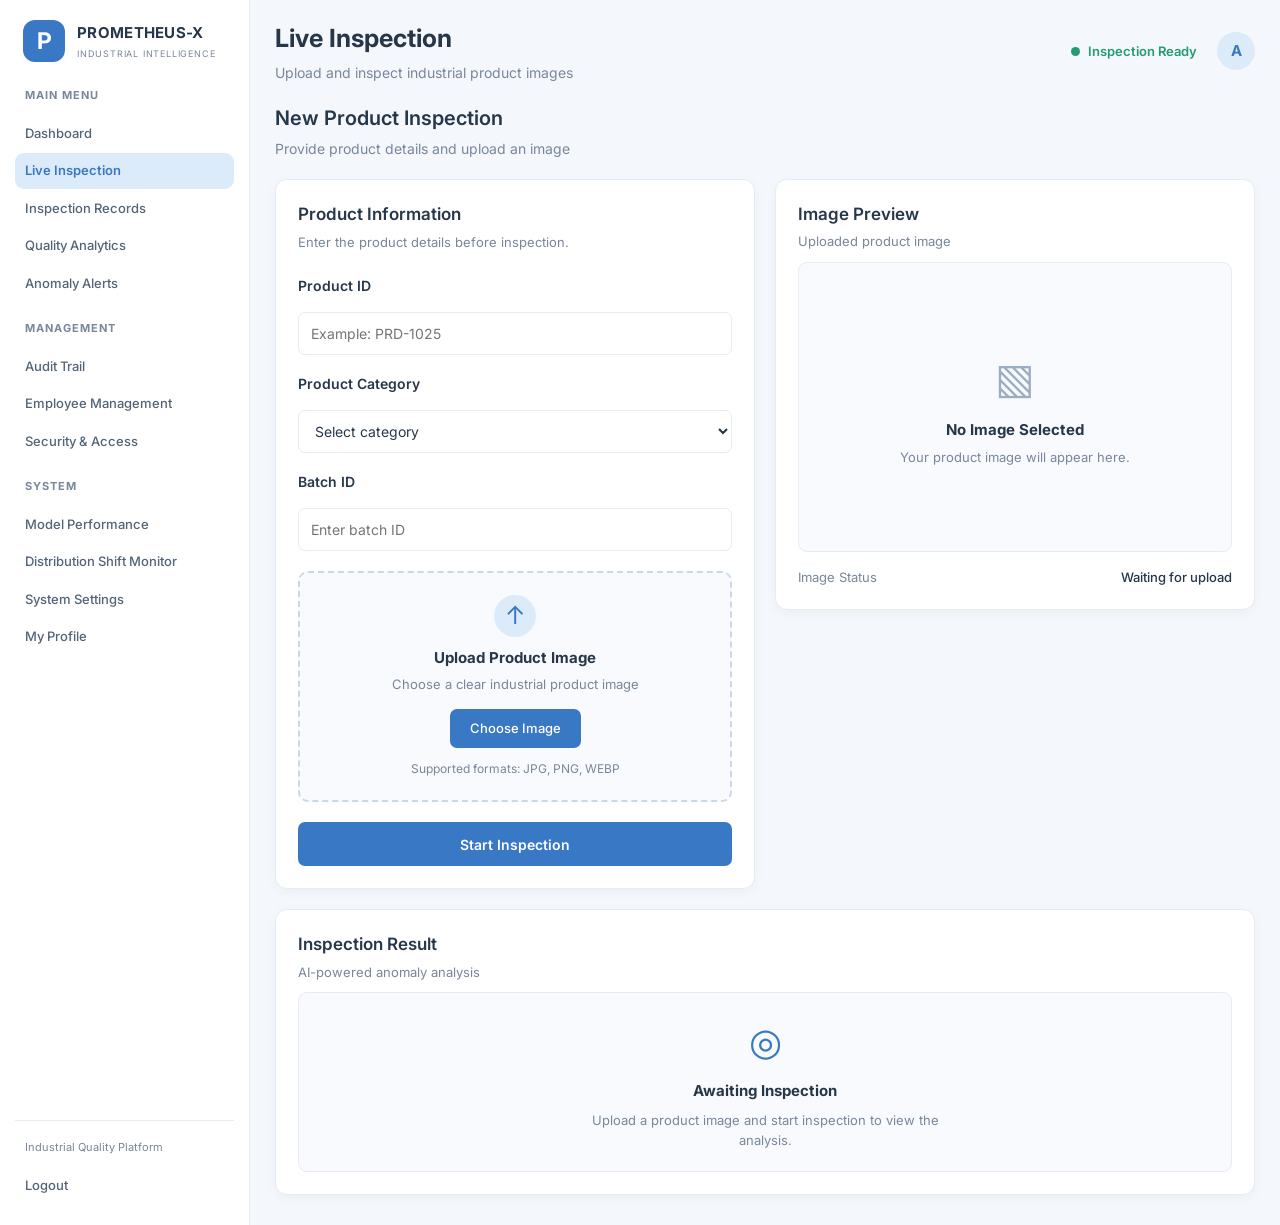
<file: pages/live-inspection.html>
<!DOCTYPE html>
<html lang="en">
<head>
    <meta charset="UTF-8">
    <meta name="viewport" content="width=device-width, initial-scale=1.0">

    <title>Live Inspection | PROMETHEUS-X</title>

    <link rel="preconnect" href="https://fonts.googleapis.com">
    <link rel="preconnect" href="https://fonts.gstatic.com" crossorigin>
    <link href="https://fonts.googleapis.com/css2?family=Inter:wght@400;500;600;700&display=swap" rel="stylesheet">

    <link rel="stylesheet" href="../css/style.css">
    <link rel="stylesheet" href="../css/pages.css">
    <link rel="stylesheet" href="../css/responsive.css">
</head>

<body>

<div class="app-container">

    <!-- SIDEBAR -->
    <aside class="sidebar">

        <div class="brand">
            <div class="brand-icon">P</div>
            <div>
                <h2>PROMETHEUS-X</h2>
                <p>INDUSTRIAL INTELLIGENCE</p>
            </div>
        </div>

        <div class="menu-group">
            <p class="menu-heading">MAIN MENU</p>

            <a href="../index.html" class="nav-link">Dashboard</a>
            <a href="live-inspection.html" class="nav-link active">Live Inspection</a>
            <a href="inspection-records.html" class="nav-link">Inspection Records</a>
            <a href="quality-analytics.html" class="nav-link">Quality Analytics</a>
            <a href="anomaly-alerts.html" class="nav-link">Anomaly Alerts</a>
        </div>

        <div class="menu-group">
            <p class="menu-heading">MANAGEMENT</p>

            <a href="audit-trail.html" class="nav-link">Audit Trail</a>
            <a href="employee-management.html" class="nav-link">Employee Management</a>
            <a href="security-access.html" class="nav-link">Security & Access</a>
        </div>

        <div class="menu-group">
            <p class="menu-heading">SYSTEM</p>

            <a href="model-performance.html" class="nav-link">Model Performance</a>
            <a href="distribution-shift.html" class="nav-link">Distribution Shift Monitor</a>
            <a href="system-settings.html" class="nav-link">System Settings</a>
            <a href="my-profile.html" class="nav-link">My Profile</a>
        </div>

        <div class="sidebar-bottom">
            <p>Industrial Quality Platform</p>
            <a href="../login.html" class="nav-link">Logout</a>
        </div>

    </aside>


    <!-- MAIN CONTENT -->
    <main class="main-content">

        <header class="topbar">
            <div>
                <h1>Live Inspection</h1>
                <p>Upload and inspect industrial product images</p>
            </div>

            <div class="topbar-right">
                <span class="system-status">
                    <span class="status-dot"></span>
                    Inspection Ready
                </span>
                <div class="profile-circle">A</div>
            </div>
        </header>


        <section class="page-content">

            <div class="section-heading">
                <div>
                    <h2>New Product Inspection</h2>
                    <p>Provide product details and upload an image</p>
                </div>
            </div>


            <div class="inspection-layout">

                <!-- INSPECTION FORM -->
                <section class="panel inspection-form">

                    <h3>Product Information</h3>
                    <p class="panel-description">
                        Enter the product details before inspection.
                    </p>

                    <div class="form-group">
                        <label for="productId">Product ID</label>
                        <input
                            type="text"
                            id="productId"
                            placeholder="Example: PRD-1025"
                        >
                    </div>

                    <div class="form-group">
                        <label for="productCategory">Product Category</label>

                        <select id="productCategory">
                            <option value="">Select category</option>
                            <option value="bolt">Bolt</option>
                            <option value="nut">Nut</option>
                            <option value="metal">Metal Component</option>
                            <option value="other">Other</option>
                        </select>
                    </div>

                    <div class="form-group">
                        <label for="batchId">Batch ID</label>
                        <input
                            type="text"
                            id="batchId"
                            placeholder="Enter batch ID"
                        >
                    </div>

                    <div class="upload-area">

                        <div class="upload-symbol">↑</div>

                        <h4>Upload Product Image</h4>

                        <p>Choose a clear industrial product image</p>

                        <input
                            type="file"
                            id="productImage"
                            accept="image/*"
                        >

                        <label for="productImage" class="upload-button">
                            Choose Image
                        </label>

                        <p class="file-note">
                            Supported formats: JPG, PNG, WEBP
                        </p>

                    </div>

                    <button type="button" id="inspectButton" class="primary-button">
                        Start Inspection
                    </button>

                </section>


                <!-- IMAGE PREVIEW -->
                <section class="panel image-panel">

                    <div class="panel-heading">
                        <div>
                            <h3>Image Preview</h3>
                            <p>Uploaded product image</p>
                        </div>
                    </div>

                    <div class="image-preview" id="imagePreview">
                        <div class="empty-preview">
                            <div class="preview-icon">▧</div>
                            <h4>No Image Selected</h4>
                            <p>Your product image will appear here.</p>
                        </div>
                    </div>

                    <div class="image-information">
                        <span>Image Status</span>
                        <strong id="imageStatus">Waiting for upload</strong>
                    </div>

                </section>


                <!-- RESULT PANEL -->
                <section class="panel result-panel">

                    <div class="panel-heading">
                        <div>
                            <h3>Inspection Result</h3>
                            <p>AI-powered anomaly analysis</p>
                        </div>
                    </div>

                    <div class="result-placeholder" id="resultPlaceholder">

                        <div class="result-icon">◎</div>

                        <h4>Awaiting Inspection</h4>

                        <p>
                            Upload a product image and start inspection
                            to view the analysis.
                        </p>

                    </div>

                    <div class="result-details" id="resultDetails" hidden>

                        <div class="result-status">
                            <span>Inspection Status</span>
                            <strong id="resultStatus">Pending</strong>
                        </div>

                        <div class="result-status">
                            <span>Severity</span>
                            <strong id="resultSeverity">--</strong>
                        </div>

                        <div class="result-status">
                            <span>Confidence</span>
                            <strong id="resultConfidence">--</strong>
                        </div>

                        <div class="result-status">
                            <span>Anomaly Score</span>
                            <strong id="resultScore">--</strong>
                        </div>

                        <p class="demo-note">
                            Demonstration interface — actual AI results
                            will be connected through the backend.
                        </p>

                    </div>

                </section>

            </div>

        </section>

    </main>

</div>

<script src="../js/navigation.js"></script>
<script src="../js/inspection.js"></script>

</body>
</html>
</file>
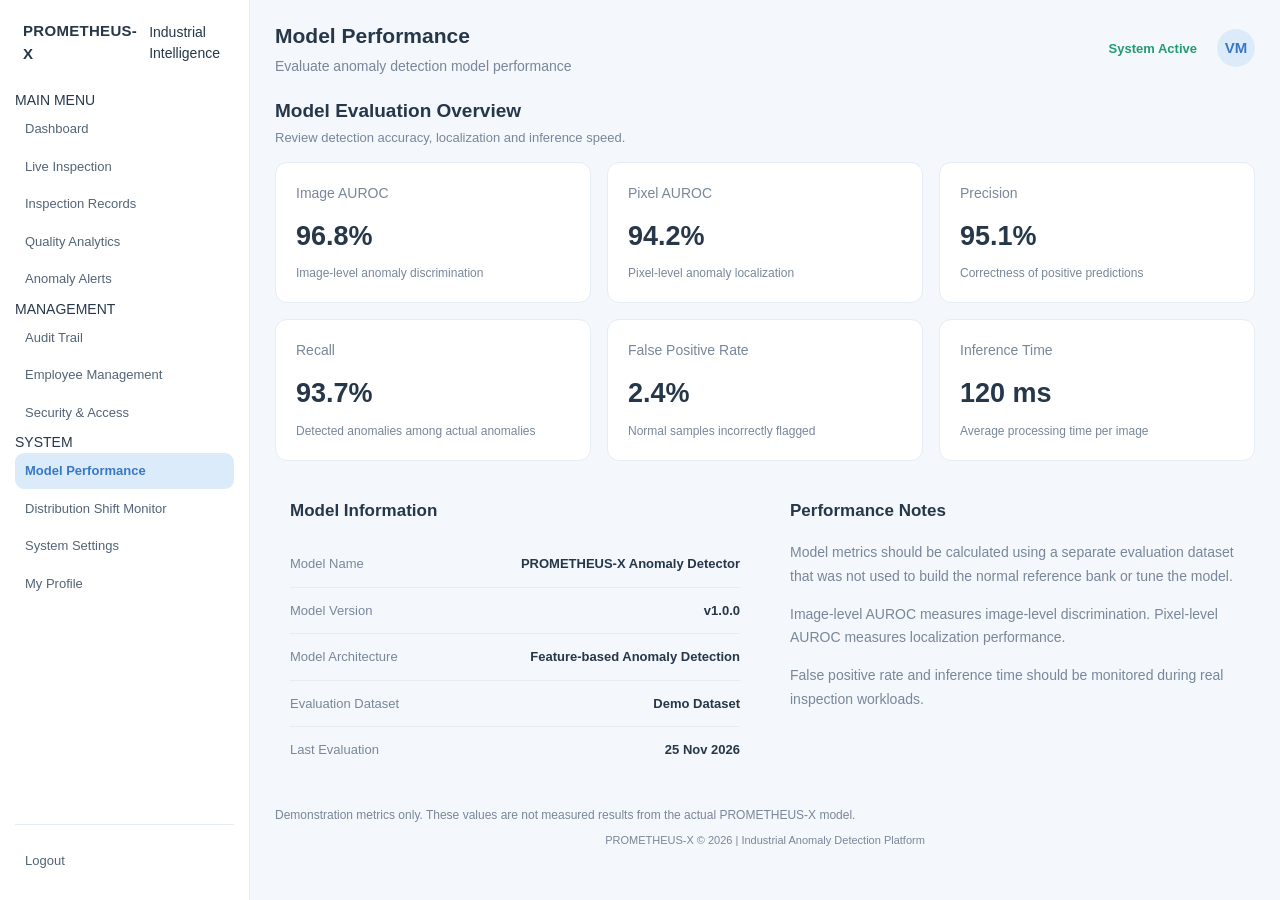
<file: pages/model-performance.html>
<!DOCTYPE html>
<html lang="en">
<head>
    <meta charset="UTF-8">
    <meta name="viewport" content="width=device-width, initial-scale=1.0">
    <title>Model Performance | PROMETHEUS-X</title>

    <link rel="stylesheet" href="../css/style.css">
    <link rel="stylesheet" href="../css/pages.css">
    <link rel="stylesheet" href="../css/responsive.css">
</head>
<body>

<div class="app-container">

    <aside class="sidebar">
        <div class="brand">
            <h2>PROMETHEUS-X</h2>
            <span>Industrial Intelligence</span>
        </div>

        <nav class="sidebar-nav">
            <p class="menu-label">MAIN MENU</p>
            <a href="../index.html" class="nav-link">Dashboard</a>
            <a href="live-inspection.html" class="nav-link">Live Inspection</a>
            <a href="inspection-records.html" class="nav-link">Inspection Records</a>
            <a href="quality-analytics.html" class="nav-link">Quality Analytics</a>
            <a href="anomaly-alerts.html" class="nav-link">Anomaly Alerts</a>

            <p class="menu-label">MANAGEMENT</p>
            <a href="audit-trail.html" class="nav-link">Audit Trail</a>
            <a href="employee-management.html" class="nav-link">Employee Management</a>
            <a href="security-access.html" class="nav-link">Security & Access</a>

            <p class="menu-label">SYSTEM</p>
            <a href="model-performance.html" class="nav-link">Model Performance</a>
            <a href="distribution-shift.html" class="nav-link">Distribution Shift Monitor</a>
            <a href="system-settings.html" class="nav-link">System Settings</a>
            <a href="my-profile.html" class="nav-link">My Profile</a>
        </nav>

        <div class="sidebar-bottom">
            <a href="../login.html" class="nav-link">Logout</a>
        </div>
    </aside>

    <main class="main-content">

        <header class="topbar">
            <div>
                <h2>Model Performance</h2>
                <p>Evaluate anomaly detection model performance</p>
            </div>

            <div class="topbar-right">
                <span class="system-status">System Active</span>
                <div class="profile-circle">VM</div>
            </div>
        </header>

        <section class="dashboard-content">

            <div class="section-heading">
                <div>
                    <h2>Model Evaluation Overview</h2>
                    <p>Review detection accuracy, localization and inference speed.</p>
                </div>
            </div>

            <div class="model-summary-grid">

                <div class="model-summary-card">
                    <h3>Image AUROC</h3>
                    <div class="summary-number">96.8%</div>
                    <p>Image-level anomaly discrimination</p>
                </div>

                <div class="model-summary-card">
                    <h3>Pixel AUROC</h3>
                    <div class="summary-number">94.2%</div>
                    <p>Pixel-level anomaly localization</p>
                </div>

                <div class="model-summary-card">
                    <h3>Precision</h3>
                    <div class="summary-number">95.1%</div>
                    <p>Correctness of positive predictions</p>
                </div>

                <div class="model-summary-card">
                    <h3>Recall</h3>
                    <div class="summary-number">93.7%</div>
                    <p>Detected anomalies among actual anomalies</p>
                </div>

                <div class="model-summary-card">
                    <h3>False Positive Rate</h3>
                    <div class="summary-number">2.4%</div>
                    <p>Normal samples incorrectly flagged</p>
                </div>

                <div class="model-summary-card">
                    <h3>Inference Time</h3>
                    <div class="summary-number">120 ms</div>
                    <p>Average processing time per image</p>
                </div>

            </div>

            <div class="model-details-grid">

                <div class="panel model-info-panel">
                    <h3>Model Information</h3>

                    <div class="model-info-row">
                        <span>Model Name</span>
                        <strong>PROMETHEUS-X Anomaly Detector</strong>
                    </div>

                    <div class="model-info-row">
                        <span>Model Version</span>
                        <strong>v1.0.0</strong>
                    </div>

                    <div class="model-info-row">
                        <span>Model Architecture</span>
                        <strong>Feature-based Anomaly Detection</strong>
                    </div>

                    <div class="model-info-row">
                        <span>Evaluation Dataset</span>
                        <strong>Demo Dataset</strong>
                    </div>

                    <div class="model-info-row">
                        <span>Last Evaluation</span>
                        <strong>25 Nov 2026</strong>
                    </div>
                </div>

                <div class="panel model-notes-panel">
                    <h3>Performance Notes</h3>

                    <p>
                        Model metrics should be calculated using a separate
                        evaluation dataset that was not used to build the
                        normal reference bank or tune the model.
                    </p>

                    <p>
                        Image-level AUROC measures image-level discrimination.
                        Pixel-level AUROC measures localization performance.
                    </p>

                    <p>
                        False positive rate and inference time should be
                        monitored during real inspection workloads.
                    </p>
                </div>

            </div>

            <p class="model-demo-note">
                Demonstration metrics only. These values are not measured
                results from the actual PROMETHEUS-X model.
            </p>

        </section>

        <footer class="dashboard-footer">
            PROMETHEUS-X © 2026 | Industrial Anomaly Detection Platform
        </footer>

    </main>
</div>

<script src="../js/navigation.js"></script>
<script src="../js/model.js"></script>

</body>
</html>
</file>
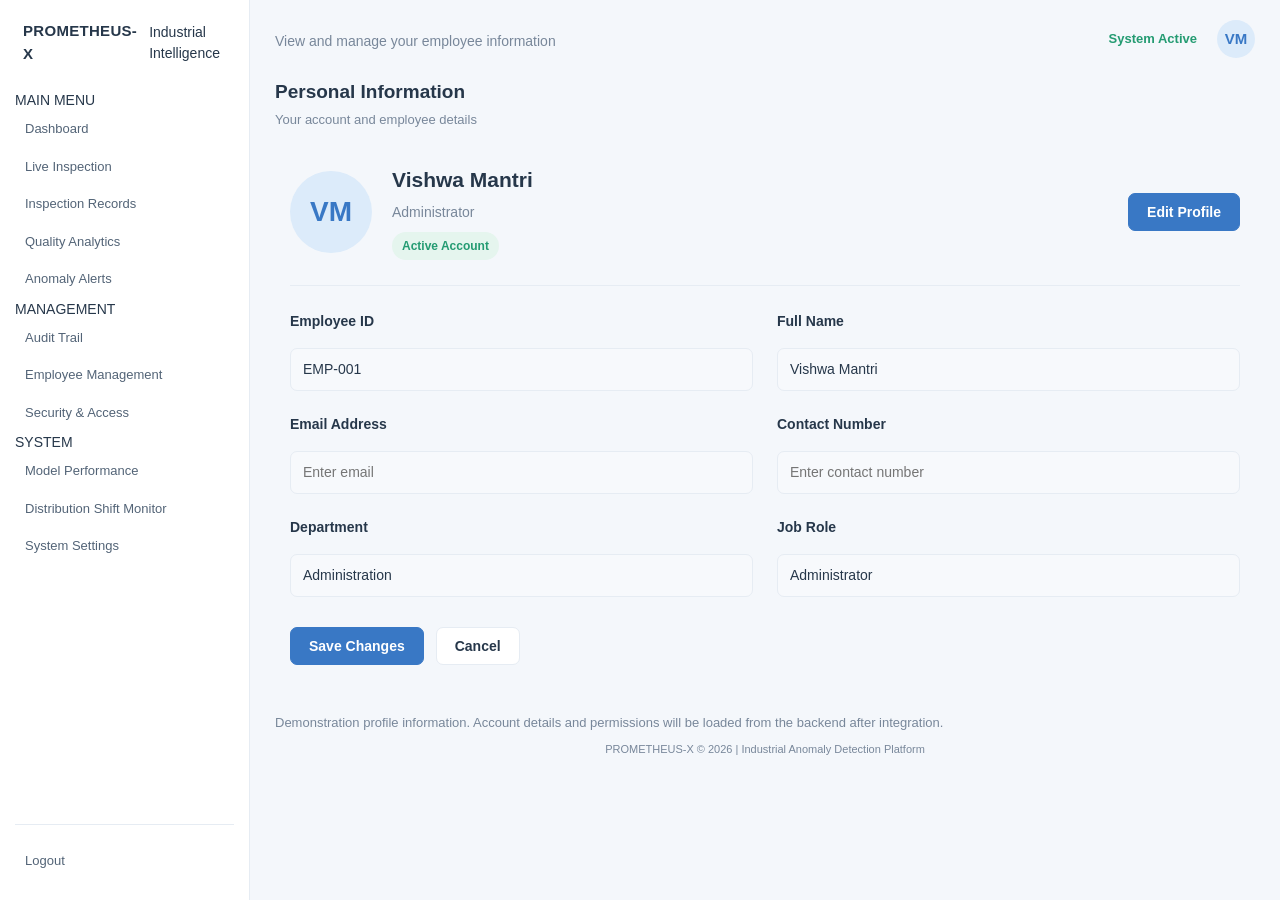
<file: pages/my-profile.html>
<!DOCTYPE html>
<html lang="en">
<head>
    <meta charset="UTF-8">
    <meta name="viewport" content="width=device-width, initial-scale=1.0">
    

    <link rel="stylesheet" href="../css/style.css">
    <link rel="stylesheet" href="../css/pages.css">
    <link rel="stylesheet" href="../css/responsive.css">
</head>
<body>

<div class="app-container">

    <aside class="sidebar">
        <div class="brand">
            <h2>PROMETHEUS-X</h2>
            <span>Industrial Intelligence</span>
        </div>

        <nav class="sidebar-nav">
            <p class="menu-label">MAIN MENU</p>
            <a href="../index.html" class="nav-link">Dashboard</a>
            <a href="live-inspection.html" class="nav-link">Live Inspection</a>
            <a href="inspection-records.html" class="nav-link">Inspection Records</a>
            <a href="quality-analytics.html" class="nav-link">Quality Analytics</a>
            <a href="anomaly-alerts.html" class="nav-link">Anomaly Alerts</a>

            <p class="menu-label">MANAGEMENT</p>
            <a href="audit-trail.html" class="nav-link">Audit Trail</a>
            <a href="employee-management.html" class="nav-link">Employee Management</a>
            <a href="security-access.html" class="nav-link">Security & Access</a>

            <p class="menu-label">SYSTEM</p>
            <a href="model-performance.html" class="nav-link">Model Performance</a>
            <a href="distribution-shift.html" class="nav-link">Distribution Shift Monitor</a>
            <a href="system-settings.html" class="nav-link">System Settings</a>
            
        </nav>

        <div class="sidebar-bottom">
            <a href="../login.html" class="nav-link">Logout</a>
        </div>
    </aside>

    <main class="main-content">

        <header class="topbar">
            <div>
                
                <p>View and manage your employee information</p>
            </div>

            <div class="topbar-right">
                <span class="system-status">System Active</span>
                <div class="profile-circle">VM</div>
            </div>
        </header>

        <section class="dashboard-content">

            <div class="section-heading">
                <div>
                    <h2>Personal Information</h2>
                    <p>Your account and employee details</p>
                </div>
            </div>

            <div class="panel profile-main-panel">

                <div class="profile-header">

                    <div class="profile-avatar" id="profileAvatar">
                        VM
                    </div>

                    <div class="profile-heading">
                        <h2 id="profileName">Vishwa Mantri</h2>
                        <p id="profileRole">Administrator</p>
                        <span class="profile-active-status">Active Account</span>
                    </div>

                    <button type="button" class="profile-edit-btn"
                            id="editProfileBtn">
                        Edit Profile
                    </button>

                </div>

                <div class="profile-divider"></div>

                <form id="profileForm">

                    <div class="profile-details-grid">

                        <div class="form-group">
                            <label for="employeeId">Employee ID</label>
                            <input type="text" id="employeeId"
                                   value="EMP-001" disabled>
                        </div>

                        <div class="form-group">
                            <label for="fullName">Full Name</label>
                            <input type="text" id="fullName"
                                   value="Vishwa Mantri" disabled>
                        </div>

                        <div class="form-group">
                            <label for="email">Email Address</label>
                            <input type="email" id="email"
                                   placeholder="Enter email" disabled>
                        </div>

                        <div class="form-group">
                            <label for="phone">Contact Number</label>
                            <input type="tel" id="phone"
                                   placeholder="Enter contact number" disabled>
                        </div>

                        <div class="form-group">
                            <label for="department">Department</label>
                            <input type="text" id="department"
                                   value="Administration" disabled>
                        </div>

                        <div class="form-group">
                            <label for="jobRole">Job Role</label>
                            <input type="text" id="jobRole"
                                   value="Administrator" disabled>
                        </div>

                    </div>

                    <div class="profile-actions" id="profileActions"
                         hidden>
                        <button type="submit" class="profile-save-btn">
                            Save Changes
                        </button>

                        <button type="button" class="profile-cancel-btn"
                                id="cancelProfileBtn">
                            Cancel
                        </button>
                    </div>

                    <p id="profileMessage" aria-live="polite"></p>

                </form>

            </div>

            <p class="profile-demo-note">
                Demonstration profile information. Account details and
                permissions will be loaded from the backend after integration.
            </p>

        </section>

        <footer class="dashboard-footer">
            PROMETHEUS-X © 2026 | Industrial Anomaly Detection Platform
        </footer>

    </main>
</div>

<script src="../js/navigation.js"></script>
<script src="../js/profile.js"></script>

</body>
</html>
</file>
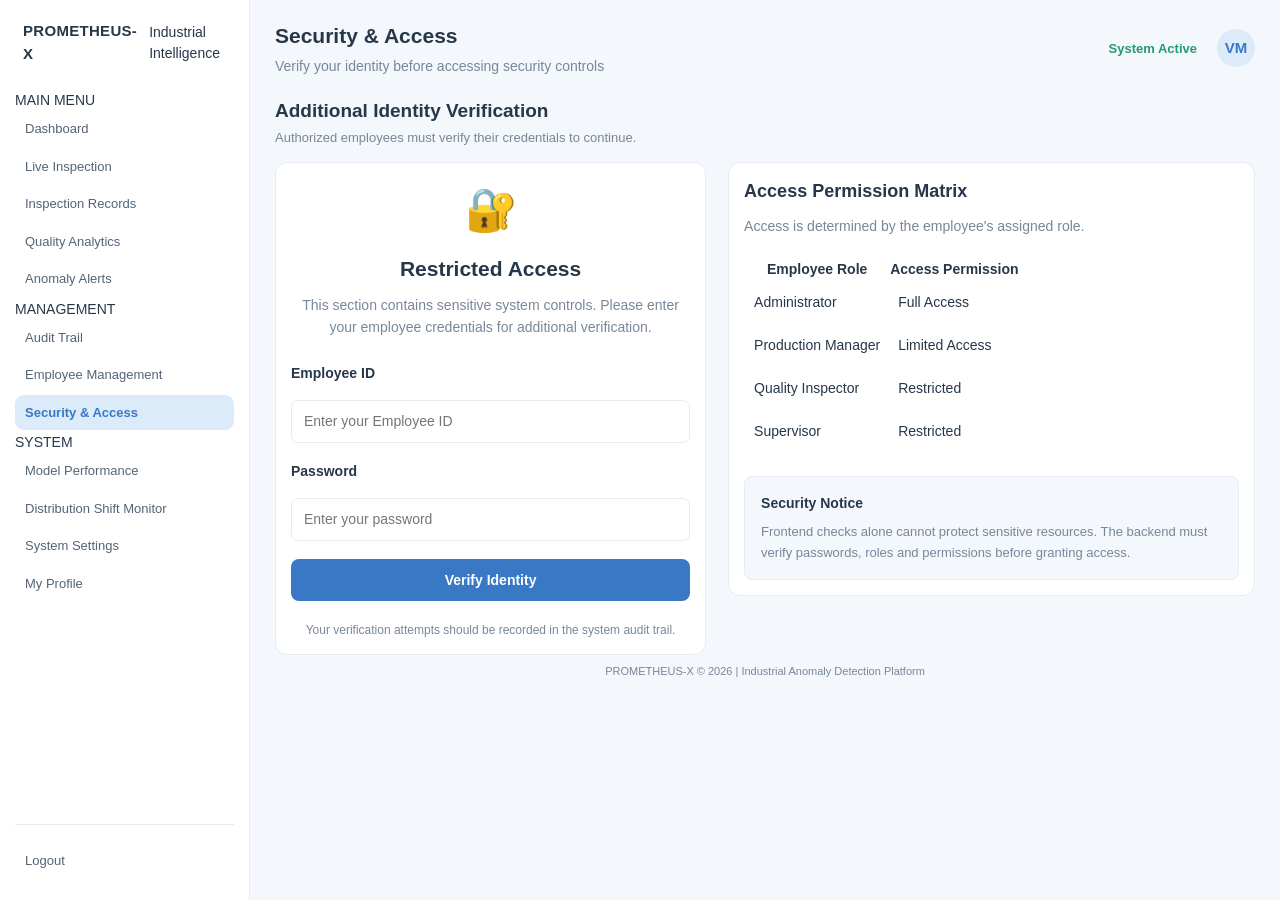
<file: pages/security-access.html>
<!DOCTYPE html>
<html lang="en">
<head>
    <meta charset="UTF-8">
    <meta name="viewport" content="width=device-width, initial-scale=1.0">
    <title>Security & Access | PROMETHEUS-X</title>

    <link rel="stylesheet" href="../css/style.css">
    <link rel="stylesheet" href="../css/pages.css">
    <link rel="stylesheet" href="../css/responsive.css">
</head>
<body>

<div class="app-container">

    <aside class="sidebar">
        <div class="brand">
            <h2>PROMETHEUS-X</h2>
            <span>Industrial Intelligence</span>
        </div>

        <nav class="sidebar-nav">
            <p class="menu-label">MAIN MENU</p>
            <a href="../index.html" class="nav-link">Dashboard</a>
            <a href="live-inspection.html" class="nav-link">Live Inspection</a>
            <a href="inspection-records.html" class="nav-link">Inspection Records</a>
            <a href="quality-analytics.html" class="nav-link">Quality Analytics</a>
            <a href="anomaly-alerts.html" class="nav-link">Anomaly Alerts</a>

            <p class="menu-label">MANAGEMENT</p>
            <a href="audit-trail.html" class="nav-link">Audit Trail</a>
            <a href="employee-management.html" class="nav-link">Employee Management</a>
            <a href="security-access.html" class="nav-link">Security & Access</a>

            <p class="menu-label">SYSTEM</p>
            <a href="model-performance.html" class="nav-link">Model Performance</a>
            <a href="distribution-shift.html" class="nav-link">Distribution Shift Monitor</a>
            <a href="system-settings.html" class="nav-link">System Settings</a>
            <a href="my-profile.html" class="nav-link">My Profile</a>
        </nav>

        <div class="sidebar-bottom">
            <a href="../login.html" class="nav-link">Logout</a>
        </div>
    </aside>

    <main class="main-content">

        <header class="topbar">
            <div>
                <h2>Security & Access</h2>
                <p>Verify your identity before accessing security controls</p>
            </div>

            <div class="topbar-right">
                <span class="system-status">System Active</span>
                <div class="profile-circle">VM</div>
            </div>
        </header>

        <section class="dashboard-content">

            <div class="section-heading">
                <div>
                    <h2>Additional Identity Verification</h2>
                    <p>Authorized employees must verify their credentials to continue.</p>
                </div>
            </div>

            <div class="security-layout">

                <div class="panel security-verification-panel">

                    <div class="security-icon">🔐</div>

                    <h2>Restricted Access</h2>

                    <p class="security-description">
                        This section contains sensitive system controls.
                        Please enter your employee credentials for
                        additional verification.
                    </p>

                    <form id="securityVerificationForm">

                        <div class="form-group">
                            <label for="securityEmployeeId">Employee ID</label>
                            <input
                                type="text"
                                id="securityEmployeeId"
                                placeholder="Enter your Employee ID"
                                autocomplete="username"
                                required
                            >
                        </div>

                        <div class="form-group">
                            <label for="securityPassword">Password</label>
                            <input
                                type="password"
                                id="securityPassword"
                                placeholder="Enter your password"
                                autocomplete="current-password"
                                required
                            >
                        </div>

                        <button type="submit" class="security-submit-btn">
                            Verify Identity
                        </button>

                        <p id="securityMessage" class="security-message"
                           aria-live="polite"></p>

                    </form>

                    <p class="security-footnote">
                        Your verification attempts should be recorded
                        in the system audit trail.
                    </p>

                </div>

                <div class="panel security-information-panel">

                    <h3>Access Permission Matrix</h3>

                    <p>
                        Access is determined by the employee's assigned role.
                    </p>

                    <div class="table-container">
                        <table class="data-table">
                            <thead>
                                <tr>
                                    <th>Employee Role</th>
                                    <th>Access Permission</th>
                                </tr>
                            </thead>

                            <tbody>
                                <tr>
                                    <td>Administrator</td>
                                    <td>Full Access</td>
                                </tr>

                                <tr>
                                    <td>Production Manager</td>
                                    <td>Limited Access</td>
                                </tr>

                                <tr>
                                    <td>Quality Inspector</td>
                                    <td>Restricted</td>
                                </tr>

                                <tr>
                                    <td>Supervisor</td>
                                    <td>Restricted</td>
                                </tr>
                            </tbody>
                        </table>
                    </div>

                    <div class="security-warning">
                        <strong>Security Notice</strong>
                        <p>
                            Frontend checks alone cannot protect sensitive
                            resources. The backend must verify passwords,
                            roles and permissions before granting access.
                        </p>
                    </div>

                </div>

            </div>

        </section>

        <footer class="dashboard-footer">
            PROMETHEUS-X © 2026 | Industrial Anomaly Detection Platform
        </footer>

    </main>
</div>

<script src="../js/navigation.js"></script>
<script src="../js/security.js"></script>

</body>
</html>
</file>
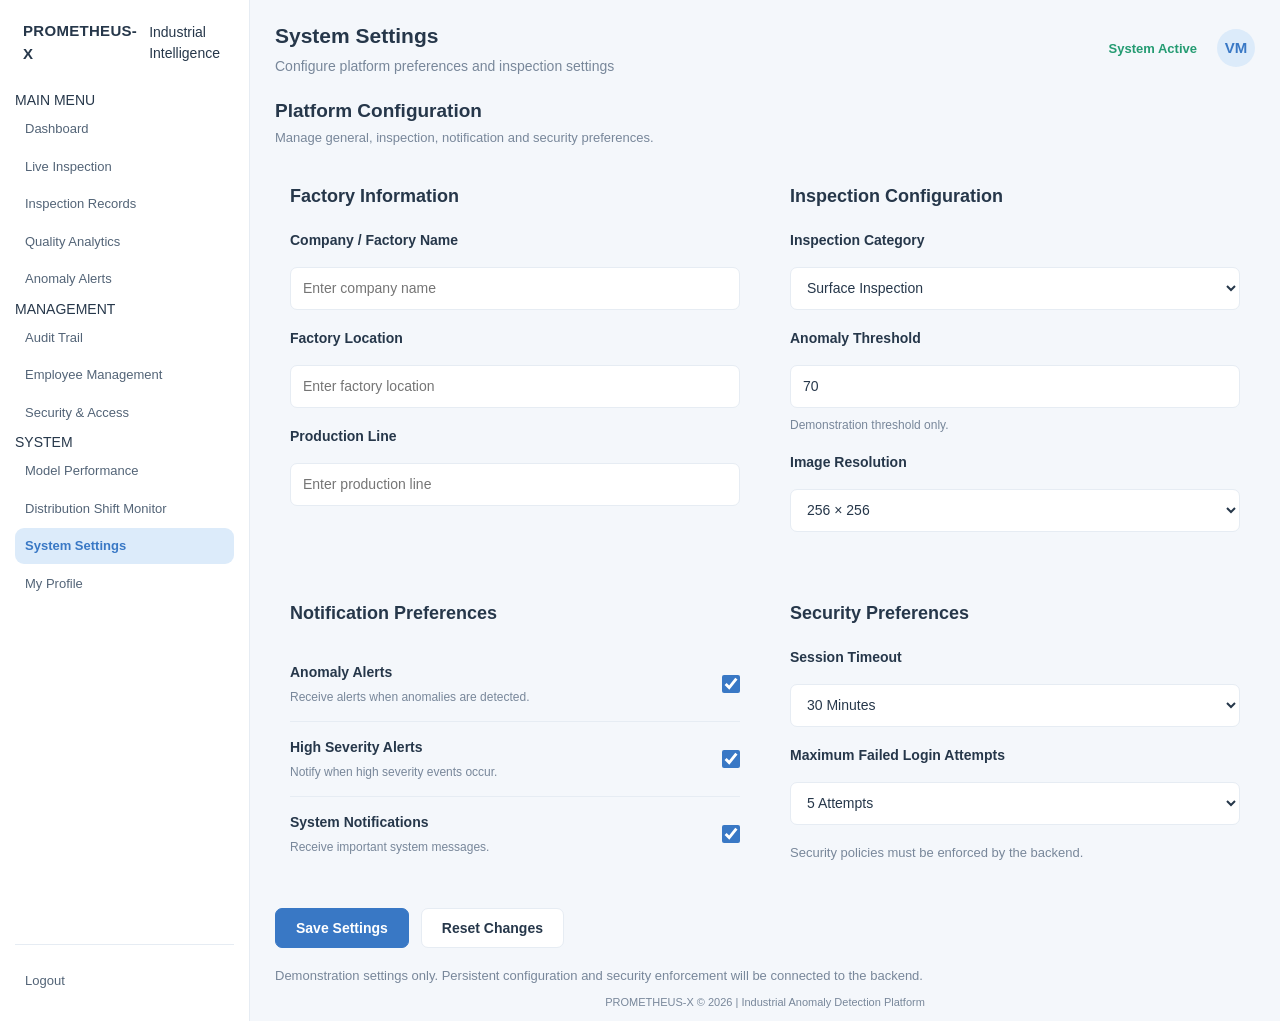
<file: pages/system-settings.html>
<!DOCTYPE html>
<html lang="en">
<head>
    <meta charset="UTF-8">
    <meta name="viewport" content="width=device-width, initial-scale=1.0">
    <title>System Settings | PROMETHEUS-X</title>

    <link rel="stylesheet" href="../css/style.css">
    <link rel="stylesheet" href="../css/pages.css">
    <link rel="stylesheet" href="../css/responsive.css">
</head>
<body>

<div class="app-container">

    <aside class="sidebar">
        <div class="brand">
            <h2>PROMETHEUS-X</h2>
            <span>Industrial Intelligence</span>
        </div>

        <nav class="sidebar-nav">
            <p class="menu-label">MAIN MENU</p>
            <a href="../index.html" class="nav-link">Dashboard</a>
            <a href="live-inspection.html" class="nav-link">Live Inspection</a>
            <a href="inspection-records.html" class="nav-link">Inspection Records</a>
            <a href="quality-analytics.html" class="nav-link">Quality Analytics</a>
            <a href="anomaly-alerts.html" class="nav-link">Anomaly Alerts</a>

            <p class="menu-label">MANAGEMENT</p>
            <a href="audit-trail.html" class="nav-link">Audit Trail</a>
            <a href="employee-management.html" class="nav-link">Employee Management</a>
            <a href="security-access.html" class="nav-link">Security & Access</a>

            <p class="menu-label">SYSTEM</p>
            <a href="model-performance.html" class="nav-link">Model Performance</a>
            <a href="distribution-shift.html" class="nav-link">Distribution Shift Monitor</a>
            <a href="system-settings.html" class="nav-link">System Settings</a>
            <a href="my-profile.html" class="nav-link">My Profile</a>
        </nav>

        <div class="sidebar-bottom">
            <a href="../login.html" class="nav-link">Logout</a>
        </div>
    </aside>

    <main class="main-content">

        <header class="topbar">
            <div>
                <h2>System Settings</h2>
                <p>Configure platform preferences and inspection settings</p>
            </div>

            <div class="topbar-right">
                <span class="system-status">System Active</span>
                <div class="profile-circle">VM</div>
            </div>
        </header>

        <section class="dashboard-content">

            <div class="section-heading">
                <div>
                    <h2>Platform Configuration</h2>
                    <p>Manage general, inspection, notification and security preferences.</p>
                </div>
            </div>

            <form id="systemSettingsForm">

                <div class="settings-grid">

                    <div class="panel settings-panel">

                        <h3>Factory Information</h3>

                        <div class="form-group">
                            <label for="companyName">Company / Factory Name</label>
                            <input type="text" id="companyName"
                                   placeholder="Enter company name">
                        </div>

                        <div class="form-group">
                            <label for="factoryLocation">Factory Location</label>
                            <input type="text" id="factoryLocation"
                                   placeholder="Enter factory location">
                        </div>

                        <div class="form-group">
                            <label for="productionLine">Production Line</label>
                            <input type="text" id="productionLine"
                                   placeholder="Enter production line">
                        </div>

                    </div>

                    <div class="panel settings-panel">

                        <h3>Inspection Configuration</h3>

                        <div class="form-group">
                            <label for="inspectionCategory">Inspection Category</label>
                            <select id="inspectionCategory">
                                <option value="surface">Surface Inspection</option>
                                <option value="geometry">Geometry Inspection</option>
                                <option value="texture">Texture Inspection</option>
                            </select>
                        </div>

                        <div class="form-group">
                            <label for="anomalyThreshold">
                                Anomaly Threshold
                            </label>
                            <input type="number" id="anomalyThreshold"
                                   min="0" max="100" step="1" value="70">
                            <small>Demonstration threshold only.</small>
                        </div>

                        <div class="form-group">
                            <label for="imageResolution">Image Resolution</label>
                            <select id="imageResolution">
                                <option value="256">256 × 256</option>
                                <option value="512">512 × 512</option>
                                <option value="1024">1024 × 1024</option>
                            </select>
                        </div>

                    </div>

                    <div class="panel settings-panel">

                        <h3>Notification Preferences</h3>

                        <label class="settings-toggle">
                            <span>
                                <strong>Anomaly Alerts</strong>
                                <small>Receive alerts when anomalies are detected.</small>
                            </span>
                            <input type="checkbox" id="anomalyNotifications" checked>
                        </label>

                        <label class="settings-toggle">
                            <span>
                                <strong>High Severity Alerts</strong>
                                <small>Notify when high severity events occur.</small>
                            </span>
                            <input type="checkbox" id="highSeverityNotifications" checked>
                        </label>

                        <label class="settings-toggle">
                            <span>
                                <strong>System Notifications</strong>
                                <small>Receive important system messages.</small>
                            </span>
                            <input type="checkbox" id="systemNotifications" checked>
                        </label>

                    </div>

                    <div class="panel settings-panel">

                        <h3>Security Preferences</h3>

                        <div class="form-group">
                            <label for="sessionTimeout">Session Timeout</label>
                            <select id="sessionTimeout">
                                <option value="15">15 Minutes</option>
                                <option value="30" selected>30 Minutes</option>
                                <option value="60">60 Minutes</option>
                            </select>
                        </div>

                        <div class="form-group">
                            <label for="failedAttempts">Maximum Failed Login Attempts</label>
                            <select id="failedAttempts">
                                <option value="3">3 Attempts</option>
                                <option value="5" selected>5 Attempts</option>
                                <option value="10">10 Attempts</option>
                            </select>
                        </div>

                        <p class="settings-security-note">
                            Security policies must be enforced by the backend.
                        </p>

                    </div>

                </div>

                <div class="settings-actions">
                    <button type="submit" class="settings-save-btn">
                        Save Settings
                    </button>

                    <button type="reset" class="settings-reset-btn">
                        Reset Changes
                    </button>

                    <span id="settingsMessage" aria-live="polite"></span>
                </div>

            </form>

            <p class="settings-demo-note">
                Demonstration settings only. Persistent configuration and
                security enforcement will be connected to the backend.
            </p>

        </section>

        <footer class="dashboard-footer">
            PROMETHEUS-X © 2026 | Industrial Anomaly Detection Platform
        </footer>

    </main>
</div>

<script src="../js/navigation.js"></script>
<script src="../js/settings.js"></script>

</body>
</html>
</file>
<file: css/login.css>
:root{--paper:#f8fafc;--ink:#172235;--muted:#778497;--line:#e2e8f0;--orange:#f97316;--green:#22a06b;--mono:'DM Mono',monospace;font-family:'Inter',sans-serif;color:var(--ink);background:var(--paper)}
*{box-sizing:border-box}html,body{min-width:320px;min-height:100%;margin:0}body{min-height:100vh;background:var(--paper);color:var(--ink);overflow-x:hidden}button,input{font:inherit}.blueprint-grid{position:fixed;inset:0;pointer-events:none;opacity:.5;background-image:linear-gradient(rgba(148,163,184,.13) 1px,transparent 1px),linear-gradient(90deg,rgba(148,163,184,.13) 1px,transparent 1px),linear-gradient(rgba(148,163,184,.08) 1px,transparent 1px),linear-gradient(90deg,rgba(148,163,184,.08) 1px,transparent 1px);background-size:100px 100px,100px 100px,20px 20px,20px 20px;mask-image:linear-gradient(110deg,#000 0%,#000 43%,transparent 80%)}
.login-header{height:94px;padding:0 clamp(26px,5.3vw,86px);display:flex;align-items:center;justify-content:space-between;position:relative;z-index:3}.brand-lockup{display:flex;align-items:center;gap:13px;color:inherit;text-decoration:none}.brand-mark{width:36px;height:36px;display:grid;place-items:center}.brand-mark svg{width:100%;fill:none;stroke:#7d8794;stroke-width:1.7}.brand-mark .mark-core{stroke:var(--orange);stroke-width:2.3}.brand-name{font-size:19px;letter-spacing:.045em;font-weight:800}.brand-name span{color:#718096;font-weight:500}.brand-divider{height:28px;border-left:1px solid #cbd5e1;margin:0 4px 0 9px}.brand-product{font-size:12px;letter-spacing:.16em;color:#7a8592;font-weight:500}.header-status{font:10px var(--mono);letter-spacing:.1em;color:#8893a1;display:flex;gap:9px;align-items:center}.status-online{color:#526172}.status-lamp,.stage-tag .tag-light,.stage-footer i{width:7px;height:7px;border-radius:50%;background:var(--orange);box-shadow:0 0 0 4px rgba(249,115,22,.12)}
.login-layout{position:relative;z-index:1;display:grid;grid-template-columns:minmax(0,1.08fr) minmax(450px,.92fr);max-width:1600px;min-height:calc(100vh - 146px);margin:0 auto;padding:14px clamp(26px,5.3vw,86px) 34px;gap:clamp(20px,4vw,70px)}.blueprint-stage{min-width:0;display:flex;flex-direction:column;position:relative;padding-top:44px}.stage-heading{position:relative;z-index:1}.eyebrow,.card-kicker{font:10px var(--mono);letter-spacing:.15em;color:#8994a2}.eyebrow{display:flex;gap:14px;align-items:center}.eyebrow b{font-weight:400;color:#b0b8c3}.stage-heading h1{font-size:clamp(40px,4.3vw,66px);line-height:1.03;letter-spacing:-.065em;margin:19px 0 14px;font-weight:600}.stage-heading h1 span{color:#8290a0}.stage-heading p{font-size:14px;color:#7b8796;line-height:1.75;max-width:350px;margin:0}.stage-art{position:relative;flex:1;min-height:350px;margin:5px 0 8px;isolation:isolate}.factory-art{position:absolute;width:min(100%,720px);height:auto;left:50%;top:48%;transform:translate(-50%,-50%);overflow:visible}.robot-joint{transform-box:view-box;transform-origin:213px 350px;transition:transform .24s cubic-bezier(.2,.75,.25,1)}#robot-forearm{transform-origin:247px 314px}#robot-head{transform-origin:328px 273px}.robot-optic{transition:fill .2s,opacity .2s}.privacy-mode .robot-optic{fill:#aab4c0}.privacy-mode .laser-beam{opacity:0}.privacy-mode #robot-head{transform:rotate(-19deg)}.stage-tag{position:absolute;z-index:2;padding:8px 10px;border:1px solid #e1e7ee;background:rgba(255,255,255,.78);font:9px var(--mono);letter-spacing:.08em;color:#687586;box-shadow:0 4px 12px rgba(51,65,85,.04);display:flex;gap:8px;align-items:center}.stage-tag .tag-light{width:5px;height:5px}.stage-tag small{font-size:8px;color:#a3acb7}.tag-top{top:9%;right:12%}.tag-bottom{bottom:13%;left:6%}.stage-coordinates{position:absolute;right:6%;bottom:12%;font:9px/1.8 var(--mono);letter-spacing:.06em;text-align:right;color:#9aa4af}.stage-footer{display:flex;justify-content:space-between;border-top:1px solid rgba(203,213,225,.75);padding-top:13px;font:9px var(--mono);letter-spacing:.09em;color:#8d98a5}.stage-footer span{display:flex;gap:8px;align-items:center}.stage-footer i{width:5px;height:5px}.stage-footer b{font-size:13px;font-weight:400;color:var(--orange)}.sensor-node{fill:var(--orange);filter:drop-shadow(0 0 5px rgba(249,115,22,.5))}.node-ring{fill:none;stroke:var(--orange);stroke-width:1;opacity:.35;animation:node-pulse 2.5s ease-out infinite;transform-box:fill-box;transform-origin:center}.blue-node circle:first-child{fill:#8298b5}.blue-ring{stroke:#8298b5}.html-node{position:absolute;display:block;width:6px;height:6px;border-radius:50%;background:var(--orange);box-shadow:0 0 0 3px rgba(249,115,22,.11);transition:transform .2s,box-shadow .2s}.html-node.near{transform:scale(1.65);box-shadow:0 0 0 8px rgba(249,115,22,.12),0 0 0 17px rgba(249,115,22,.07)}.node-one{top:34%;left:16%}.node-two{top:67%;left:75%}.node-three{top:22%;left:67%;width:5px;height:5px}.sensor-connections{position:fixed;inset:0;width:100vw;height:100vh;pointer-events:none;z-index:4}.sensor-connections line{stroke:rgba(249,115,22,.24);stroke-width:1;stroke-dasharray:3 5}.pointer-guides{position:fixed;inset:0;pointer-events:none;z-index:4;opacity:1;transition:opacity .25s}.pointer-guides.hidden{opacity:0}.pointer-guides i{position:absolute;display:block;background:rgba(100,116,139,.17)}.guide-x{height:1px;left:0;right:0}.guide-y{width:1px;top:0;bottom:0}.coordinates{position:absolute;padding:4px 6px;background:rgba(248,250,252,.85);font:9px var(--mono);letter-spacing:.05em;color:#8994a2;white-space:nowrap}.coordinates b{font-weight:400;color:#a6afb9;margin-left:5px}
.auth-side{position:relative;display:flex;flex-direction:column;justify-content:center;align-items:center;padding:26px 0}.auth-card{width:min(100%,500px);position:relative;z-index:2;background:rgba(255,255,255,.91);border:1px solid rgba(226,232,240,.9);border-radius:17px;padding:clamp(31px,4vw,53px) clamp(28px,4vw,52px) 29px;box-shadow:0 22px 65px rgba(51,65,85,.10),0 4px 14px rgba(51,65,85,.04);backdrop-filter:blur(8px)}.card-kicker{display:flex;align-items:center;gap:10px;font-size:9px}.kicker-rule{display:inline-block;width:17px;height:2px;background:var(--orange)}.kicker-code{margin-left:auto;color:#b3bdc7}.auth-card h2{font-size:clamp(32px,3.2vw,43px);letter-spacing:-.06em;margin:21px 0 5px;font-weight:650}.auth-card h2>span{color:var(--orange)}.card-subtitle{font-size:13px;color:#7b8795;margin:0 0 32px}.field-group{margin-bottom:20px}.field-group label{display:flex;align-items:center;gap:9px;font-size:12px;font-weight:600;color:#354154;margin:0 0 8px}.field-led{display:inline-block;width:6px;height:6px;border-radius:50%;background:#cbd5e1;transform:translateX(-3px);opacity:.45;transition:transform .22s,opacity .22s,background .22s}.field-group:focus-within .field-led{background:var(--green);opacity:1;transform:translateX(0);box-shadow:0 0 0 3px rgba(34,160,107,.1)}.input-shell{height:52px;border:1px solid #dce3eb;border-radius:8px;background:#fff;display:flex;align-items:center;padding:0 14px;gap:12px;transition:border-color .18s,box-shadow .18s,background .18s}.input-shell:focus-within{border-color:#aab7c5;box-shadow:0 0 0 3px rgba(148,163,184,.12);background:#fff}.input-shell svg{width:18px;height:18px;fill:none;stroke:#98a3b0;stroke-width:1.6;flex:none}.input-shell input{width:100%;height:100%;border:0;outline:0;background:transparent;color:#263447;font-size:13px}.input-shell input::placeholder{color:#a0aab6}.field-error{display:block;min-height:0;color:#c4513e;font-size:11px;margin-top:4px}.field-error:not(:empty){min-height:15px}.form-options{display:flex;justify-content:flex-end;margin:-1px 0 18px}.form-options a{font-size:11px;color:#718096;text-decoration:none;transition:color .2s}.form-options a:hover{color:var(--orange)}.sign-in-button{position:relative;overflow:hidden;width:100%;height:52px;border:0;border-radius:8px;background:var(--orange);color:white;display:flex;align-items:center;justify-content:center;gap:9px;font-size:13px;font-weight:600;cursor:pointer;box-shadow:0 5px 13px rgba(249,115,22,.16);transition:background .2s,transform .2s,box-shadow .2s}.sign-in-button::before{content:"";position:absolute;inset:0;opacity:0;transform:translateX(-25%);background:repeating-linear-gradient(135deg,transparent 0 16px,rgba(255,255,255,.13) 16px 19px,transparent 19px 33px);transition:opacity .2s,transform .55s}.sign-in-button:hover::before{opacity:1;transform:translateX(0)}.sign-in-button:hover{background:#ee680b;box-shadow:0 8px 19px rgba(249,115,22,.23);transform:translateY(-1px)}.sign-in-button:active{transform:translateY(0)}.sign-in-button span,.sign-in-button svg{position:relative;z-index:1}.sign-in-button svg{width:17px;height:17px;fill:none;stroke:currentColor;stroke-width:1.8;opacity:0;transform:translateX(-5px);transition:opacity .2s,transform .2s}.sign-in-button:hover svg{opacity:1;transform:translateX(0)}.remember-option{margin-top:17px;display:flex;align-items:center;gap:9px;font-size:11px;color:#778394;cursor:pointer;width:fit-content}.remember-option input{position:absolute;opacity:0;width:1px;height:1px}.custom-check{width:15px;height:15px;border:1px solid #cbd5e1;border-radius:4px;background:#fff;display:inline-grid;place-items:center;transition:.15s}.remember-option input:checked+.custom-check{background:var(--orange);border-color:var(--orange)}.remember-option input:checked+.custom-check::after{content:"";width:6px;height:3px;border-left:1.5px solid white;border-bottom:1.5px solid white;transform:rotate(-45deg) translateY(-1px)}.remember-option input:focus-visible+.custom-check{outline:3px solid rgba(249,115,22,.2)}.form-feedback{min-height:0;font-size:11px;color:#657386;margin-top:0}.form-feedback:not(:empty){margin-top:10px;min-height:15px}.form-feedback.error{color:#c4513e}.form-feedback.success{color:#248a60}.card-foot{border-top:1px solid #edf1f5;margin-top:22px;padding-top:15px;text-align:center;font-size:10px;color:#a1aab5}.foot-lock{font-size:14px;margin-right:4px;color:#9ca8b5}.gear-ghost{position:absolute;width:96px;height:96px;z-index:1;opacity:.16;color:#aeb8c3;pointer-events:none}.gear-ghost svg{width:100%;height:100%;fill:none;stroke:currentColor;stroke-width:4}.gear-ghost.rolling svg{animation:gear-spin 6s linear infinite}.ghost-one{top:10%;left:0;transform:translateX(-30%)}.ghost-two{bottom:14%;right:0;width:70px;height:70px;transform:translateX(25%)}.auth-caption{width:min(100%,500px);text-align:center;padding-top:17px;color:#9aa4b1;font-size:10px}.auth-caption span:first-child{font:9px var(--mono);letter-spacing:.1em;color:#b0b9c3;margin-right:7px}.caption-mark{color:var(--orange);margin-left:3px}.page-footer{position:relative;z-index:2;display:flex;justify-content:space-between;padding:13px clamp(26px,5.3vw,86px) 19px;color:#a0a9b4;font:8px var(--mono);letter-spacing:.08em}.page-footer b{color:var(--orange);font-size:12px}
@keyframes node-pulse{0%{transform:scale(.65);opacity:.55}75%,100%{transform:scale(1.7);opacity:0}}@keyframes gear-spin{to{transform:rotate(360deg)}}
@media(max-width:980px){.login-layout{grid-template-columns:minmax(0,1fr) minmax(370px,.9fr);gap:22px;padding-inline:30px}.login-header{padding-inline:30px}.stage-heading h1{font-size:48px}.stage-art{min-height:300px}.auth-card{padding:35px 30px 25px}.brand-product{font-size:10px}.page-footer{padding-inline:30px}}
@media(max-width:760px){.login-header{height:76px;padding-inline:21px}.brand-mark{width:30px;height:30px}.brand-lockup{gap:9px}.brand-name{font-size:16px}.brand-divider{height:23px;margin-left:4px}.brand-product{font-size:9px;letter-spacing:.1em}.header-status{font-size:8px}.login-layout{display:flex;flex-direction:column;min-height:0;padding:18px 21px 25px;gap:0}.blueprint-stage{padding-top:13px}.stage-heading h1{font-size:42px;margin:14px 0 8px}.stage-heading p{font-size:12px}.stage-art{min-height:260px;max-height:300px;margin:0}.factory-art{width:min(100%,530px);top:51%}.tag-top{right:7%}.stage-footer{font-size:8px;margin-bottom:17px}.auth-side{padding:0 0 13px}.auth-card{max-width:470px;padding:30px 27px 22px}.auth-card h2{font-size:34px;margin-top:16px}.card-subtitle{margin-bottom:25px}.field-group{margin-bottom:15px}.input-shell{height:48px}.sign-in-button{height:49px}.card-foot{margin-top:18px;padding-top:12px}.auth-caption{padding-top:12px}.gear-ghost{opacity:.1}.page-footer{padding:12px 21px 17px;font-size:7px}.pointer-guides{display:none}}
@media(max-width:440px){.header-status{display:none}.brand-product{font-size:8px}.brand-divider{margin-left:0}.stage-heading h1{font-size:37px}.stage-heading p{max-width:285px}.stage-art{min-height:220px}.stage-coordinates{font-size:8px}.tag-bottom{bottom:8%;left:1%}.stage-footer span:last-child{font-size:7px}.auth-card{padding-inline:21px}.page-footer{gap:12px;line-height:1.5}.page-footer span:last-child{text-align:right}}
@media(prefers-reduced-motion:reduce){*,*::before,*::after{scroll-behavior:auto!important;animation-duration:.01ms!important;animation-iteration-count:1!important;transition-duration:.01ms!important}}
.gear-ghost.rolling svg{animation:none}
</file>
<file: css/style.css>
/* =====================================
   PROMETHEUS-X - GLOBAL STYLES
===================================== */

/* 1. Colour and design settings */
:root {
    --primary: #3978C5;
    --primary-light: #DCEBFA;
    --background: #F4F7FB;
    --white: #FFFFFF;
    --text-dark: #26374A;
    --text-muted: #78879A;
    --border: #E6ECF3;

    --success: #249B72;
    --danger: #E36B65;
    --warning: #E6A23C;

    --card-radius: 14px;
    --soft-shadow: 0 3px 15px rgba(38, 55, 74, 0.05);
}

/* 2. Reset default browser spacing */
* {
    margin: 0;
    padding: 0;
    box-sizing: border-box;
}

/* 3. Main page settings */
body {
    font-family: 'Inter', sans-serif;
    background: var(--background);
    color: var(--text-dark);
    font-size: 14px;
    line-height: 1.5;
}

/* 4. Main application layout */
.app-container {
    display: flex;
    min-height: 100vh;
    width: 100%;
}

/* 5. Sidebar */
.sidebar {
    width: 250px;
    min-width: 250px;
    background: var(--white);
    border-right: 1px solid var(--border);
    padding: 25px 17px;
    display: flex;
    flex-direction: column;
}

/* 6. Brand section */
.brand {
    display: flex;
    align-items: center;
    gap: 12px;
    padding: 0 8px;
    margin-bottom: 38px;
}

.brand-icon {
    width: 42px;
    height: 42px;
    background: var(--primary);
    color: var(--white);
    border-radius: 12px;
    display: flex;
    align-items: center;
    justify-content: center;
    font-size: 23px;
    font-weight: 700;
}

.brand h2 {
    font-size: 15px;
    font-weight: 700;
    letter-spacing: 0.3px;
}

.brand p {
    font-size: 9px;
    color: var(--text-muted);
    letter-spacing: 0.8px;
    margin-top: 3px;
}

/* 7. Sidebar menu groups */
.menu-group {
    margin-bottom: 27px;
}

.menu-heading {
    color: var(--text-muted);
    font-size: 11px;
    font-weight: 700;
    letter-spacing: 1px;
    padding: 0 10px;
    margin-bottom: 12px;
}

/* 8. Navigation links */
.nav-link {
    display: block;
    text-decoration: none;
    color: #536477;
    padding: 10px 12px;
    border-radius: 9px;
    font-size: 13px;
    font-weight: 500;
    margin-bottom: 4px;
    transition: 0.2s ease;
}

.nav-link:hover {
    background: #F0F5FB;
    color: var(--primary);
}

.nav-link.active {
    background: var(--primary-light);
    color: var(--primary);
    font-weight: 600;
}

/* 9. Sidebar bottom */
.sidebar-bottom {
    margin-top: auto;
    border-top: 1px solid var(--border);
    padding-top: 18px;
}

.sidebar-bottom p {
    font-size: 11px;
    color: var(--text-muted);
    margin: 0 10px 12px;
}

/* 10. Main content area */
.main-content {
    flex: 1;
    min-width: 0;
    padding: 27px 30px 15px;
}

/* 11. Top navigation bar */
.topbar {
    display: flex;
    justify-content: space-between;
    align-items: center;
    margin-bottom: 30px;
}

.topbar h1 {
    font-size: 25px;
    font-weight: 700;
}

.topbar p {
    color: var(--text-muted);
    font-size: 14px;
    margin-top: 4px;
}

.topbar-right {
    display: flex;
    align-items: center;
    gap: 20px;
}

.system-status {
    display: flex;
    align-items: center;
    gap: 8px;
    color: var(--success);
    font-size: 13px;
    font-weight: 600;
}

.status-dot {
    width: 9px;
    height: 9px;
    background: var(--success);
    border-radius: 50%;
}

.profile-circle {
    width: 38px;
    height: 38px;
    background: var(--primary-light);
    color: var(--primary);
    border-radius: 50%;
    display: flex;
    align-items: center;
    justify-content: center;
    font-weight: 700;
    font-size: 15px;
}

/* 12. Section heading */
.section-heading {
    display: flex;
    align-items: center;
    justify-content: space-between;
    margin-bottom: 19px;
}

.section-heading h2 {
    font-size: 19px;
    font-weight: 650;
}

.section-heading p {
    color: var(--text-muted);
    font-size: 13px;
    margin-top: 3px;
}

.date-label {
    background: var(--white);
    border: 1px solid var(--border);
    padding: 8px 13px;
    border-radius: 8px;
    color: var(--text-muted);
    font-size: 12px;
}

/* 13. Dashboard footer */
.dashboard-footer {
    text-align: center;
    color: var(--text-muted);
    font-size: 11px;
    padding: 12px 0 0;
}

/* =====================================
   SIDEBAR PROFILE CARD
===================================== */

.sidebar-profile-card {
    display: flex;
    align-items: center;
    gap: 12px;
    padding: 13px 10px;
    margin-bottom: 14px;
    text-decoration: none;
    border: 1px solid var(--border);
    border-radius: 10px;
    background: var(--white);
    transition: background 0.2s ease;
    min-width: 0;
}

.sidebar-profile-card:hover {
    background: var(--primary-light);
}

.sidebar-profile-avatar {
    width: 48px;
    height: 48px;
    min-width: 48px;
    border-radius: 50%;
    background: var(--primary-light);
    color: var(--primary);
    display: flex;
    align-items: center;
    justify-content: center;
    font-size: 19px;
    font-weight: 700;
}

.sidebar-profile-info {
    min-width: 0;
    display: flex;
    flex-direction: column;
    gap: 4px;
}

.sidebar-profile-info h4 {
    color: var(--text-dark);
    font-size: 14px;
    font-weight: 700;
    white-space: nowrap;
    overflow: hidden;
    text-overflow: ellipsis;
}

.sidebar-profile-info p {
    color: var(--text-muted);
    font-size: 12px;
    margin: 0;
}

.sidebar-profile-info span {
    width: fit-content;
    padding: 4px 8px;
    border-radius: 20px;
    background: #E5F5EE;
    color: var(--success);
    font-size: 11px;
    font-weight: 600;
}
</file>
<file: css/pages.css>
/* =====================================
   PROMETHEUS-X - INNER PAGES
===================================== */

/* Main page content */

.page-content {
    width: 100%;
    padding-bottom: 20px;
}

.page-content .section-heading {
    margin-bottom: 20px;
}

.page-content .section-heading h2 {
    font-size: 20px;
    font-weight: 600;
    color: var(--text-dark);
}

.page-content .section-heading p {
    margin-top: 5px;
    color: var(--text-muted);
    font-size: 14px;
}


/* Inspection layout */

.inspection-layout {
    display: grid;
    grid-template-columns: 1fr 1fr;
    gap: 20px;
    align-items: start;
}


/* Common panels */

.inspection-layout .panel {
    background: var(--white);
    border: 1px solid var(--border);
    border-radius: 12px;
    padding: 22px;
    box-shadow: 0 3px 12px rgba(38, 55, 74, 0.04);
    min-width: 0;
}

.inspection-layout .panel h3 {
    font-size: 17px;
    font-weight: 600;
    color: var(--text-dark);
}

.panel-description {
    font-size: 13px;
    color: var(--text-muted);
    margin-top: 6px;
    margin-bottom: 22px;
}


/* Form fields */

.form-group {
    margin-bottom: 17px;
}

.form-group label {
    display: block;
    margin-bottom: 8px;
    color: var(--text-dark);
    font-size: 14px;
    font-weight: 500;
}

.form-group input,
.form-group select {
    width: 100%;
    height: 43px;
    padding: 0 12px;
    border: 1px solid var(--border);
    border-radius: 7px;
    background: #FFFFFF;
    color: var(--text-dark);
    font-family: inherit;
    font-size: 14px;
    outline: none;
    transition: border-color 0.2s;
}

.form-group input:focus,
.form-group select:focus {
    border-color: var(--primary);
}


/* Image upload area */

.upload-area {
    border: 2px dashed #C9D8E8;
    border-radius: 10px;
    padding: 22px 15px;
    text-align: center;
    background: #F8FAFD;
    margin-top: 20px;
}

.upload-symbol {
    width: 42px;
    height: 42px;
    margin: 0 auto 10px;
    border-radius: 50%;
    background: var(--primary-light);
    color: var(--primary);
    display: flex;
    align-items: center;
    justify-content: center;
    font-size: 25px;
}

.upload-area h4 {
    color: var(--text-dark);
    font-size: 15px;
    margin-bottom: 6px;
}

.upload-area p {
    color: var(--text-muted);
    font-size: 13px;
}

.upload-area input[type="file"] {
    display: none;
}

.upload-button {
    display: inline-block;
    margin-top: 14px;
    padding: 10px 20px;
    border-radius: 7px;
    background: var(--primary);
    color: #FFFFFF;
    font-size: 13px;
    font-weight: 500;
    cursor: pointer;
}

.file-note {
    margin-top: 12px;
    font-size: 12px !important;
}


/* Primary button */

.primary-button {
    width: 100%;
    min-height: 44px;
    margin-top: 20px;
    border: none;
    border-radius: 7px;
    background: var(--primary);
    color: #FFFFFF;
    font-family: inherit;
    font-size: 14px;
    font-weight: 600;
    cursor: pointer;
    transition: opacity 0.2s;
}

.primary-button:hover {
    opacity: 0.9;
}


/* Image preview */

.panel-heading {
    display: flex;
    align-items: center;
    justify-content: space-between;
    margin-bottom: 18px;
}

.panel-heading p {
    margin-top: 5px;
    color: var(--text-muted);
    font-size: 13px;
}

.image-preview {
    width: 100%;
    min-height: 290px;
    border: 1px solid var(--border);
    border-radius: 9px;
    background: #F8FAFD;
    display: flex;
    align-items: center;
    justify-content: center;
    overflow: hidden;
}

.empty-preview {
    text-align: center;
    padding: 20px;
}

.preview-icon {
    font-size: 42px;
    color: #9AADC2;
    margin-bottom: 10px;
}

.empty-preview h4 {
    font-size: 15px;
    color: var(--text-dark);
    margin-bottom: 7px;
}

.empty-preview p {
    font-size: 13px;
    color: var(--text-muted);
}

.image-preview img {
    display: block;
    width: 100%;
    max-height: 350px;
    object-fit: contain;
}

.image-information {
    display: flex;
    justify-content: space-between;
    gap: 10px;
    margin-top: 16px;
    font-size: 13px;
}

.image-information span {
    color: var(--text-muted);
}

.image-information strong {
    color: var(--text-dark);
    font-weight: 500;
}


/* Inspection result */

.result-panel {
    grid-column: 1 / -1;
}

.result-placeholder {
    min-height: 170px;
    display: flex;
    flex-direction: column;
    align-items: center;
    justify-content: center;
    text-align: center;
    padding: 20px;
    background: #F8FAFD;
    border: 1px solid var(--border);
    border-radius: 9px;
}

.result-icon {
    font-size: 38px;
    color: var(--primary);
    margin-bottom: 10px;
}

.result-placeholder h4 {
    color: var(--text-dark);
    font-size: 15px;
    margin-bottom: 7px;
}

.result-placeholder p {
    color: var(--text-muted);
    font-size: 13px;
    max-width: 350px;
    line-height: 1.6;
}


/* Result details */

.result-details {
    display: grid;
    grid-template-columns: repeat(4, 1fr);
    gap: 12px;
}

.result-details[hidden] {
    display: none;
}

.result-status {
    padding: 16px;
    border-radius: 8px;
    background: #F8FAFD;
    border: 1px solid var(--border);
}

.result-status span {
    display: block;
    color: var(--text-muted);
    font-size: 12px;
    margin-bottom: 9px;
}

.result-status strong {
    color: var(--text-dark);
    font-size: 16px;
    font-weight: 600;
}

.demo-note {
    grid-column: 1 / -1;
    font-size: 12px;
    color: var(--text-muted);
    margin-top: 5px;
}


/* Responsive design */

@media (max-width: 900px) {
    .inspection-layout {
        grid-template-columns: 1fr;
    }

    .result-panel {
        grid-column: auto;
    }

    .result-details {
        grid-template-columns: repeat(2, 1fr);
    }
}

@media (max-width: 500px) {
    .inspection-layout .panel {
        padding: 16px;
    }

    .result-details {
        grid-template-columns: 1fr;
    }

    .image-preview {
        min-height: 220px;
    }
}

/* =====================================
   INSPECTION RECORDS - PAGE DESIGN
===================================== */

.record-summary {
    display: grid;
    grid-template-columns: repeat(4, minmax(0, 1fr));
    gap: 16px;
    margin: 20px 0;
}

.record-stat {
    background: #FFFFFF;
    border: 1px solid var(--border);
    border-radius: 12px;
    padding: 18px 20px;
    box-shadow: 0 3px 12px rgba(38, 55, 74, 0.04);
}

.record-stat span {
    display: block;
    color: var(--text-muted);
    font-size: 13px;
    margin-bottom: 10px;
}

.record-stat h3 {
    color: var(--text-dark);
    font-size: 26px;
    font-weight: 700;
}


/* Records panel */

.records-panel {
    background: #FFFFFF;
    border: 1px solid var(--border);
    border-radius: 12px;
    padding: 22px;
    box-shadow: 0 3px 12px rgba(38, 55, 74, 0.04);
}

.records-toolbar {
    display: flex;
    justify-content: space-between;
    align-items: center;
    gap: 16px;
    flex-wrap: wrap;
    margin-bottom: 22px;
}

.records-toolbar h3 {
    font-size: 17px;
    color: var(--text-dark);
    margin-bottom: 6px;
}

.records-toolbar p {
    color: var(--text-muted);
    font-size: 13px;
}

.record-filters {
    display: flex;
    gap: 10px;
    flex-wrap: wrap;
}

.record-filters input,
.record-filters select {
    height: 40px;
    padding: 0 12px;
    border: 1px solid var(--border);
    border-radius: 7px;
    background: #FFFFFF;
    color: var(--text-dark);
    font-family: inherit;
    font-size: 13px;
    outline: none;
}

.record-filters input {
    width: 245px;
}

.record-filters select {
    min-width: 140px;
}

.record-filters input:focus,
.record-filters select:focus {
    border-color: var(--primary);
}


/* Records table */

.table-container {
    width: 100%;
    overflow-x: auto;
}

.records-table {
    width: 100%;
    min-width: 850px;
    border-collapse: collapse;
    text-align: left;
}

.records-table th {
    background: #F4F7FB;
    color: #536579;
    font-size: 12px;
    font-weight: 600;
    padding: 15px 13px;
    white-space: nowrap;
    border-bottom: 1px solid var(--border);
}

.records-table td {
    color: var(--text-dark);
    font-size: 13px;
    padding: 16px 13px;
    border-bottom: 1px solid var(--border);
    white-space: nowrap;
}

.records-table tbody tr:hover {
    background: #F8FAFD;
}

.records-table tbody tr:last-child td {
    border-bottom: none;
}


/* Status badges */

.status-badge {
    display: inline-block;
    padding: 6px 10px;
    border-radius: 20px;
    font-size: 11px;
    font-weight: 600;
}

.status-badge.normal {
    background: #E5F5EE;
    color: #249B72;
}

.status-badge.anomaly {
    background: #FCEAE8;
    color: #D65E57;
}

.status-badge.pending {
    background: #FFF4DF;
    color: #B77A18;
}


/* View details link */

.view-record {
    color: var(--primary);
    font-size: 13px;
    font-weight: 600;
    text-decoration: none;
}

.view-record:hover {
    text-decoration: underline;
}


/* Records note */

.records-note {
    margin-top: 16px;
    color: var(--text-muted);
    font-size: 12px;
}


/* Responsive layout */

@media (max-width: 900px) {
    .record-summary {
        grid-template-columns: repeat(2, minmax(0, 1fr));
    }

    .records-toolbar {
        align-items: flex-start;
        flex-direction: column;
    }
}

@media (max-width: 500px) {
    .record-summary {
        grid-template-columns: 1fr;
    }

    .records-panel {
        padding: 14px;
    }

    .record-filters {
        width: 100%;
        flex-direction: column;
    }

    .record-filters input,
    .record-filters select {
        width: 100%;
    }
}

/* =====================================
   INSPECTION REPORT PAGE
===================================== */

.report-actions {
    display: flex;
    justify-content: space-between;
    align-items: center;
    gap: 12px;
    margin-bottom: 18px;
}

.back-button {
    color: var(--primary);
    text-decoration: none;
    font-size: 14px;
    font-weight: 600;
}

.back-button:hover {
    text-decoration: underline;
}

.report-print-button {
    width: auto;
    min-width: 145px;
    margin: 0;
    padding: 0 18px;
}

.report-header {
    display: flex;
    justify-content: space-between;
    align-items: center;
    gap: 15px;
    margin-bottom: 18px;
    padding: 22px;
    background: #FFFFFF;
    border: 1px solid var(--border);
    border-radius: 12px;
}

.report-header h2 {
    font-size: 20px;
    color: var(--text-dark);
    margin-bottom: 8px;
}

.report-header p {
    color: var(--text-muted);
    font-size: 13px;
}

.report-section {
    margin-bottom: 18px;
    padding: 22px;
    background: #FFFFFF;
    border: 1px solid var(--border);
    border-radius: 12px;
    box-shadow: 0 3px 12px rgba(38, 55, 74, 0.04);
}

.report-section h3 {
    color: var(--text-dark);
    font-size: 17px;
    margin-bottom: 20px;
}

.report-info-grid {
    display: grid;
    grid-template-columns: repeat(3, minmax(0, 1fr));
    gap: 22px 18px;
}

.report-info-grid div {
    min-width: 0;
}

.report-info-grid span {
    display: block;
    color: var(--text-muted);
    font-size: 12px;
    margin-bottom: 7px;
}

.report-info-grid strong {
    display: block;
    color: var(--text-dark);
    font-size: 14px;
    font-weight: 600;
    overflow-wrap: anywhere;
}


/* Image evidence */

.report-image-grid {
    display: grid;
    grid-template-columns: repeat(2, minmax(0, 1fr));
    gap: 20px;
}

.report-image-grid h4 {
    font-size: 14px;
    color: var(--text-dark);
    margin-bottom: 12px;
}

.report-image-placeholder {
    min-height: 230px;
    padding: 20px;
    display: flex;
    justify-content: center;
    align-items: center;
    text-align: center;
    background: #F8FAFD;
    border: 1px dashed #C9D8E8;
    border-radius: 9px;
    color: var(--text-muted);
    font-size: 13px;
}


/* Print layout */

@media print {
    .sidebar,
    .topbar,
    .report-actions {
        display: none !important;
    }

    .app-container {
        display: block;
    }

    .main-content {
        width: 100%;
        padding: 0;
    }

    .report-section,
    .report-header {
        box-shadow: none;
        break-inside: avoid;
    }

    body {
        background: #FFFFFF;
    }
}


/* Responsive report */

@media (max-width: 700px) {
    .report-info-grid {
        grid-template-columns: repeat(2, minmax(0, 1fr));
    }

    .report-image-grid {
        grid-template-columns: 1fr;
    }

    .report-header {
        align-items: flex-start;
        flex-direction: column;
    }
}

@media (max-width: 450px) {
    .report-info-grid {
        grid-template-columns: 1fr;
    }

    .report-section,
    .report-header {
        padding: 16px;
    }

    .report-actions {
        align-items: flex-start;
        flex-direction: column;
    }
}

/* =====================================
   QUALITY ANALYTICS PAGE
===================================== */

.analytics-subtext {
    color: var(--text-muted);
    font-size: 12px;
    margin-top: 7px;
}

.analytics-grid {
    display: grid;
    grid-template-columns: repeat(2, minmax(0, 1fr));
    gap: 18px;
    margin-top: 20px;
}

.analytics-panel {
    min-width: 0;
    padding: 22px;
    background: #FFFFFF;
    border: 1px solid var(--border);
    border-radius: 12px;
    box-shadow: 0 3px 12px rgba(38, 55, 74, 0.04);
}

.analytics-panel .panel-heading {
    margin-bottom: 20px;
}

.analytics-panel .panel-heading h3 {
    color: var(--text-dark);
    font-size: 16px;
}

.analytics-panel .panel-heading p {
    color: var(--text-muted);
    font-size: 12px;
    margin-top: 6px;
}


/* Chart placeholders */

.chart-placeholder {
    width: 100%;
    min-height: 230px;
    display: flex;
    justify-content: center;
    align-items: center;
    text-align: center;
    padding: 20px;
    background: #F8FAFD;
    border: 1px dashed #C9D8E8;
    border-radius: 9px;
}

.chart-placeholder p {
    color: var(--text-muted);
    font-size: 13px;
    position: relative;
height: 260px;
}


/* Severity distribution */

.severity-list {
    display: flex;
    flex-direction: column;
    gap: 24px;
    padding: 12px 0;
}

.severity-item > div:first-child {
    display: flex;
    justify-content: space-between;
    margin-bottom: 10px;
}

.severity-item span {
    color: var(--text-dark);
    font-size: 13px;
}

.severity-item strong {
    color: var(--text-dark);
    font-size: 13px;
}

.severity-track {
    height: 9px;
    width: 100%;
    background: #EDF1F6;
    border-radius: 20px;
    overflow: hidden;
}

.severity-fill {
    height: 100%;
    border-radius: 20px;
}

.high-fill {
    background: #E36B65;
}

.medium-fill {
    background: #E6A23C;
}

.low-fill {
    background: #249B72;
}


/* Product category analysis */

.category-list {
    display: flex;
    flex-direction: column;
    gap: 0;
}

.category-item {
    display: flex;
    justify-content: space-between;
    align-items: center;
    padding: 19px 12px;
    border-bottom: 1px solid var(--border);
}

.category-item:last-child {
    border-bottom: none;
}

.category-item span {
    color: var(--text-dark);
    font-size: 14px;
}

.category-item strong {
    color: var(--primary);
    font-size: 15px;
}


/* Responsive layout */

@media (max-width: 1000px) {
    .analytics-grid {
        grid-template-columns: 1fr;
    }
}

@media (max-width: 500px) {
    .analytics-panel {
        padding: 16px;
    }

    .chart-placeholder {
        min-height: 190px;
    }
}
/* =====================================
   ANOMALY ALERTS PAGE
===================================== */

.alert-summary-grid {
    display: grid;
    grid-template-columns: repeat(4, 1fr);
    gap: 16px;
    margin-bottom: 22px;
}

.alert-summary-card {
    background: var(--white);
    border: 1px solid var(--border);
    border-radius: 12px;
    padding: 18px;
}

.alert-summary-card h3 {
    color: var(--text-muted);
    font-size: 14px;
    font-weight: 500;
    margin-bottom: 10px;
}

.alert-summary-card .summary-number {
    color: var(--text-dark);
    font-size: 26px;
    font-weight: 700;
}

.alert-toolbar {
    display: flex;
    align-items: center;
    gap: 12px;
    flex-wrap: wrap;
    margin-bottom: 20px;
}

.alert-toolbar input,
.alert-toolbar select {
    padding: 11px 13px;
    border: 1px solid var(--border);
    border-radius: 8px;
    background: var(--white);
    color: var(--text-dark);
    font-size: 14px;
    outline: none;
}

.alert-toolbar input {
    flex: 1;
    min-width: 200px;
}

.alert-toolbar select {
    min-width: 150px;
}

.alert-list {
    display: flex;
    flex-direction: column;
    gap: 14px;
}

.alert-card {
    background: var(--white);
    border: 1px solid var(--border);
    border-radius: 12px;
    padding: 18px;
    display: flex;
    justify-content: space-between;
    align-items: center;
    gap: 18px;
}

.alert-card-content {
    flex: 1;
}

.alert-card h3 {
    color: var(--text-dark);
    font-size: 16px;
    margin-bottom: 8px;
}

.alert-card p {
    color: var(--text-muted);
    font-size: 14px;
    line-height: 1.6;
    margin-bottom: 6px;
}

.alert-meta {
    color: var(--text-muted);
    font-size: 12px;
    margin-top: 8px;
}

.alert-actions {
    display: flex;
    align-items: center;
    gap: 10px;
    flex-wrap: wrap;
}

.alert-view-link {
    color: var(--primary);
    font-size: 14px;
    font-weight: 600;
    text-decoration: none;
}

.alert-view-link:hover {
    text-decoration: underline;
}

.alert-empty {
    text-align: center;
    padding: 30px;
    color: var(--text-muted);
    background: var(--white);
    border-radius: 10px;
    border: 1px solid var(--border);
}

@media (max-width: 900px) {
    .alert-summary-grid {
        grid-template-columns: repeat(2, 1fr);
    }
}

@media (max-width: 600px) {
    .alert-card {
        align-items: flex-start;
        flex-direction: column;
    }

    .alert-toolbar {
        flex-direction: column;
        align-items: stretch;
    }

    .alert-toolbar input,
    .alert-toolbar select {
        width: 100%;
    }
}
/* =====================================
   AUDIT TRAIL PAGE
===================================== */

.audit-summary-grid {
    display: grid;
    grid-template-columns: repeat(4, 1fr);
    gap: 16px;
    margin-bottom: 22px;
}

.audit-summary-card {
    background: var(--white);
    border: 1px solid var(--border);
    border-radius: 12px;
    padding: 18px;
}

.audit-summary-card h3 {
    color: var(--text-muted);
    font-size: 14px;
    font-weight: 500;
    margin-bottom: 10px;
}

.audit-summary-card .summary-number {
    color: var(--text-dark);
    font-size: 26px;
    font-weight: 700;
}

.audit-panel {
    padding: 20px;
}

.audit-toolbar {
    display: flex;
    align-items: center;
    gap: 12px;
    flex-wrap: wrap;
    margin-bottom: 20px;
}

.audit-toolbar input,
.audit-toolbar select {
    padding: 11px 13px;
    border: 1px solid var(--border);
    border-radius: 8px;
    background: var(--white);
    color: var(--text-dark);
    font-size: 14px;
    outline: none;
}

.audit-toolbar input[type="text"] {
    flex: 1;
    min-width: 220px;
}

.audit-toolbar button {
    padding: 11px 16px;
    border: none;
    border-radius: 8px;
    background: var(--primary);
    color: white;
    font-size: 14px;
    cursor: pointer;
}

.audit-toolbar button:hover {
    opacity: 0.9;
}

.audit-table {
    width: 100%;
    min-width: 850px;
}

.audit-table th,
.audit-table td {
    padding: 14px 12px;
    text-align: left;
    border-bottom: 1px solid var(--border);
    font-size: 13px;
}

.audit-note {
    margin-top: 16px;
    color: var(--text-muted);
    font-size: 12px;
}

@media (max-width: 900px) {
    .audit-summary-grid {
        grid-template-columns: repeat(2, 1fr);
    }
}

@media (max-width: 600px) {
    .audit-toolbar {
        flex-direction: column;
        align-items: stretch;
    }

    .audit-toolbar input,
    .audit-toolbar select,
    .audit-toolbar button {
        width: 100%;
    }
}
/* =====================================
   EMPLOYEE MANAGEMENT PAGE
===================================== */

.employee-summary-grid {
    display: grid;
    grid-template-columns: repeat(4, 1fr);
    gap: 16px;
    margin-bottom: 22px;
}

.employee-summary-card {
    background: var(--white);
    border: 1px solid var(--border);
    border-radius: 12px;
    padding: 18px;
}

.employee-summary-card h3 {
    color: var(--text-muted);
    font-size: 14px;
    font-weight: 500;
    margin-bottom: 10px;
}

.employee-summary-card .summary-number {
    color: var(--text-dark);
    font-size: 26px;
    font-weight: 700;
}

.employee-panel {
    padding: 20px;
}

.employee-toolbar {
    display: flex;
    align-items: center;
    gap: 12px;
    flex-wrap: wrap;
    margin-bottom: 20px;
}

.employee-toolbar input,
.employee-toolbar select {
    padding: 11px 13px;
    border: 1px solid var(--border);
    border-radius: 8px;
    background: var(--white);
    color: var(--text-dark);
    font-size: 14px;
    outline: none;
}

.employee-toolbar input {
    flex: 1;
    min-width: 220px;
}

.employee-toolbar select {
    min-width: 155px;
}

.employee-table {
    width: 100%;
    min-width: 850px;
}

.employee-table th,
.employee-table td {
    padding: 14px 12px;
    text-align: left;
    border-bottom: 1px solid var(--border);
    font-size: 13px;
}

.employee-activity-link {
    color: var(--primary);
    font-size: 13px;
    font-weight: 600;
    text-decoration: none;
}

.employee-activity-link:hover {
    text-decoration: underline;
}

.employee-note {
    margin-top: 16px;
    color: var(--text-muted);
    font-size: 12px;
}

@media (max-width: 900px) {
    .employee-summary-grid {
        grid-template-columns: repeat(2, 1fr);
    }
}

@media (max-width: 600px) {
    .employee-toolbar {
        flex-direction: column;
        align-items: stretch;
    }

    .employee-toolbar input,
    .employee-toolbar select {
        width: 100%;
    }
}
/* =====================================
   SECURITY & ACCESS PAGE
===================================== */

.security-layout {
    display: grid;
    grid-template-columns: 0.9fr 1.1fr;
    gap: 22px;
    align-items: start;
}

.security-verification-panel,
.security-information-panel {
    padding: 26px;
    background: var(--white);
    border: 1px solid var(--border);
    border-radius: 12px;
}

.security-verification-panel {
    text-align: center;
}

.security-icon {
    font-size: 42px;
    margin-bottom: 12px;
}

.security-verification-panel h2 {
    color: var(--text-dark);
    font-size: 21px;
    margin-bottom: 10px;
}

.security-description {
    color: var(--text-muted);
    font-size: 14px;
    line-height: 1.6;
    margin-bottom: 24px;
}

.security-verification-panel form {
    text-align: left;
}

.security-verification-panel .form-group {
    margin-bottom: 18px;
}

.security-verification-panel label {
    display: block;
    color: var(--text-dark);
    font-size: 14px;
    font-weight: 600;
    margin-bottom: 8px;
}

.security-verification-panel input {
    width: 100%;
    padding: 12px 14px;
    border: 1px solid var(--border);
    border-radius: 8px;
    background: var(--white);
    color: var(--text-dark);
    font-size: 14px;
    outline: none;
}

.security-verification-panel input:focus {
    border-color: var(--primary);
}

.security-submit-btn {
    width: 100%;
    padding: 13px;
    border: none;
    border-radius: 8px;
    background: var(--primary);
    color: white;
    font-size: 14px;
    font-weight: 600;
    cursor: pointer;
}

.security-submit-btn:hover {
    opacity: 0.9;
}

.security-message {
    margin-top: 14px;
    font-size: 13px;
}

.security-footnote {
    margin-top: 20px;
    color: var(--text-muted);
    font-size: 12px;
    line-height: 1.5;
}

.security-information-panel h3 {
    color: var(--text-dark);
    font-size: 18px;
    margin-bottom: 10px;
}

.security-information-panel > p {
    color: var(--text-muted);
    font-size: 14px;
    margin-bottom: 20px;
    line-height: 1.6;
}

.security-warning {
    margin-top: 22px;
    padding: 16px;
    border: 1px solid var(--border);
    border-radius: 8px;
    background: var(--background);
}

.security-warning strong {
    display: block;
    color: var(--text-dark);
    font-size: 14px;
    margin-bottom: 8px;
}

.security-warning p {
    color: var(--text-muted);
    font-size: 13px;
    line-height: 1.6;
}

@media (max-width: 900px) {
    .security-layout {
        grid-template-columns: 1fr;
    }
}

@media (max-width: 600px) {
    .security-verification-panel,
    .security-information-panel {
        padding: 18px;
    }
}
/* =====================================
   MODEL PERFORMANCE PAGE
===================================== */

.model-summary-grid {
    display: grid;
    grid-template-columns: repeat(3, 1fr);
    gap: 16px;
    margin-bottom: 22px;
}

.model-summary-card {
    background: var(--white);
    border: 1px solid var(--border);
    border-radius: 12px;
    padding: 20px;
}

.model-summary-card h3 {
    color: var(--text-muted);
    font-size: 14px;
    font-weight: 500;
    margin-bottom: 12px;
}

.model-summary-card .summary-number {
    color: var(--text-dark);
    font-size: 27px;
    font-weight: 700;
    margin-bottom: 8px;
}

.model-summary-card p {
    color: var(--text-muted);
    font-size: 12px;
    line-height: 1.5;
}

.model-details-grid {
    display: grid;
    grid-template-columns: 1fr 1fr;
    gap: 20px;
}

.model-info-panel,
.model-notes-panel {
    padding: 22px;
}

.model-info-panel h3,
.model-notes-panel h3 {
    color: var(--text-dark);
    font-size: 17px;
    margin-bottom: 18px;
}

.model-info-row {
    display: flex;
    justify-content: space-between;
    align-items: flex-start;
    gap: 16px;
    padding: 13px 0;
    border-bottom: 1px solid var(--border);
}

.model-info-row:last-child {
    border-bottom: none;
}

.model-info-row span {
    color: var(--text-muted);
    font-size: 13px;
}

.model-info-row strong {
    color: var(--text-dark);
    font-size: 13px;
    text-align: right;
}

.model-notes-panel p {
    color: var(--text-muted);
    font-size: 14px;
    line-height: 1.7;
    margin-bottom: 14px;
}

.model-demo-note {
    margin-top: 18px;
    color: var(--text-muted);
    font-size: 12px;
}

@media (max-width: 1000px) {
    .model-summary-grid {
        grid-template-columns: repeat(2, 1fr);
    }

    .model-details-grid {
        grid-template-columns: 1fr;
    }
}

@media (max-width: 600px) {
    .model-summary-grid {
        grid-template-columns: 1fr;
    }

    .model-info-row {
        flex-direction: column;
        gap: 6px;
    }

    .model-info-row strong {
        text-align: left;
    }
}
/* =====================================
   DISTRIBUTION SHIFT MONITOR PAGE
===================================== */

.shift-summary-grid {
    display: grid;
    grid-template-columns: repeat(4, 1fr);
    gap: 16px;
    margin-bottom: 22px;
}

.shift-summary-card {
    background: var(--white);
    border: 1px solid var(--border);
    border-radius: 12px;
    padding: 18px;
}

.shift-summary-card h3 {
    color: var(--text-muted);
    font-size: 14px;
    font-weight: 500;
    margin-bottom: 12px;
}

.shift-summary-card .summary-number,
.shift-status-value {
    color: var(--text-dark);
    font-size: 25px;
    font-weight: 700;
    margin-bottom: 8px;
}

.shift-summary-card p {
    color: var(--text-muted);
    font-size: 12px;
}

.shift-details-grid {
    display: grid;
    grid-template-columns: 1.1fr 0.9fr;
    gap: 20px;
    margin-bottom: 20px;
}

.shift-monitor-panel,
.shift-information-panel {
    padding: 22px;
}

.shift-monitor-panel h3,
.shift-information-panel h3,
.shift-recommendation-panel h3 {
    color: var(--text-dark);
    font-size: 17px;
    margin-bottom: 18px;
}

.shift-category {
    display: flex;
    justify-content: space-between;
    align-items: center;
    gap: 14px;
    padding: 15px 0;
    border-bottom: 1px solid var(--border);
}

.shift-category:last-child {
    border-bottom: none;
}

.shift-category strong {
    color: var(--text-dark);
    font-size: 14px;
}

.shift-category p {
    color: var(--text-muted);
    font-size: 12px;
    margin-top: 5px;
}

.shift-pending {
    color: var(--text-muted);
    background: var(--background);
    border-radius: 6px;
    padding: 7px 10px;
    font-size: 11px;
    white-space: nowrap;
}

.shift-information-panel > p {
    color: var(--text-muted);
    font-size: 14px;
    line-height: 1.7;
    margin-bottom: 14px;
}

.shift-warning {
    padding: 16px;
    background: var(--background);
    border: 1px solid var(--border);
    border-radius: 8px;
    margin-top: 18px;
}

.shift-warning strong {
    display: block;
    color: var(--text-dark);
    font-size: 14px;
    margin-bottom: 8px;
}

.shift-warning p {
    color: var(--text-muted);
    font-size: 13px;
    line-height: 1.6;
}

.shift-recommendation-panel {
    padding: 22px;
}

.shift-recommendation-panel ul {
    padding-left: 20px;
}

.shift-recommendation-panel li {
    color: var(--text-muted);
    font-size: 14px;
    line-height: 1.8;
    margin-bottom: 5px;
}

.shift-demo-note {
    color: var(--text-muted);
    font-size: 12px;
    margin-top: 16px;
}

@media (max-width: 1000px) {
    .shift-summary-grid {
        grid-template-columns: repeat(2, 1fr);
    }

    .shift-details-grid {
        grid-template-columns: 1fr;
    }
}

@media (max-width: 600px) {
    .shift-summary-grid {
        grid-template-columns: 1fr;
    }

    .shift-category {
        align-items: flex-start;
        flex-direction: column;
    }
}

/* =====================================
   SYSTEM SETTINGS PAGE
===================================== */

.settings-grid {
    display: grid;
    grid-template-columns: repeat(2, minmax(0, 1fr));
    gap: 20px;
    margin-top: 20px;
}

.settings-panel {
    padding: 22px;
}

.settings-panel h3 {
    font-size: 18px;
    margin-bottom: 20px;
    color: var(--text-dark);
}

.form-group {
    display: flex;
    flex-direction: column;
    gap: 8px;
    margin-bottom: 18px;
}

.form-group label {
    font-size: 14px;
    font-weight: 600;
    color: var(--text-dark);
}

.form-group input,
.form-group select {
    width: 100%;
    padding: 11px 12px;
    border: 1px solid var(--border);
    border-radius: 7px;
    background: var(--white);
    color: var(--text-dark);
    font-size: 14px;
    outline: none;
}

.form-group input:focus,
.form-group select:focus {
    border-color: var(--primary);
}

.form-group small {
    color: var(--text-muted);
    font-size: 12px;
}

.settings-toggle {
    display: flex;
    justify-content: space-between;
    align-items: center;
    gap: 15px;
    padding: 15px 0;
    border-bottom: 1px solid var(--border);
}

.settings-toggle:last-child {
    border-bottom: none;
}

.settings-toggle span {
    display: flex;
    flex-direction: column;
    gap: 5px;
}

.settings-toggle strong {
    font-size: 14px;
    color: var(--text-dark);
}

.settings-toggle small {
    font-size: 12px;
    color: var(--text-muted);
}

.settings-toggle input {
    width: 18px;
    height: 18px;
    accent-color: var(--primary);
    flex-shrink: 0;
}

.settings-security-note,
.settings-demo-note {
    color: var(--text-muted);
    font-size: 13px;
    line-height: 1.6;
}

.settings-actions {
    display: flex;
    align-items: center;
    flex-wrap: wrap;
    gap: 12px;
    margin-top: 22px;
}

.settings-save-btn,
.settings-reset-btn {
    padding: 11px 20px;
    border-radius: 7px;
    font-size: 14px;
    font-weight: 600;
    cursor: pointer;
}

.settings-save-btn {
    background: var(--primary);
    color: white;
    border: 1px solid var(--primary);
}

.settings-reset-btn {
    background: var(--white);
    color: var(--text-dark);
    border: 1px solid var(--border);
}

#settingsMessage {
    font-size: 13px;
    color: var(--success);
}

.settings-demo-note {
    margin-top: 18px;
}

/* Responsive settings layout */

@media (max-width: 900px) {
    .settings-grid {
        grid-template-columns: 1fr;
    }
}

@media (max-width: 600px) {
    .settings-panel {
        padding: 16px;
    }

    .settings-actions {
        align-items: stretch;
        flex-direction: column;
    }

    .settings-save-btn,
    .settings-reset-btn {
        width: 100%;
    }
}

/* =====================================
   MY PROFILE PAGE
===================================== */

.profile-main-panel {
    padding: 28px;
    margin-top: 20px;
}

.profile-header {
    display: flex;
    align-items: center;
    gap: 20px;
    flex-wrap: wrap;
}

.profile-avatar {
    width: 82px;
    height: 82px;
    border-radius: 50%;
    background: var(--primary-light);
    color: var(--primary);
    display: flex;
    align-items: center;
    justify-content: center;
    font-size: 28px;
    font-weight: 700;
    flex-shrink: 0;
}

.profile-heading {
    flex: 1;
}

.profile-heading h2 {
    font-size: 21px;
    color: var(--text-dark);
    margin-bottom: 6px;
}

.profile-heading p {
    font-size: 14px;
    color: var(--text-muted);
    margin-bottom: 9px;
}

.profile-active-status {
    display: inline-block;
    padding: 5px 10px;
    border-radius: 20px;
    background: #E5F5EE;
    color: var(--success);
    font-size: 12px;
    font-weight: 600;
}

.profile-edit-btn,
.profile-save-btn,
.profile-cancel-btn {
    padding: 10px 18px;
    border-radius: 7px;
    font-size: 14px;
    font-weight: 600;
    cursor: pointer;
}

.profile-edit-btn,
.profile-save-btn {
    background: var(--primary);
    color: white;
    border: 1px solid var(--primary);
}

.profile-cancel-btn {
    background: var(--white);
    color: var(--text-dark);
    border: 1px solid var(--border);
}

.profile-divider {
    height: 1px;
    background: var(--border);
    margin: 25px 0;
}

.profile-details-grid {
    display: grid;
    grid-template-columns: repeat(2, minmax(0, 1fr));
    gap: 8px 24px;
}

.profile-details-grid .form-group {
    margin-bottom: 15px;
}

.profile-details-grid input:disabled {
    background: #F7F9FC;
    color: var(--text-dark);
    opacity: 1;
    cursor: not-allowed;
}

.profile-actions {
    display: flex;
    gap: 12px;
    margin-top: 15px;
}

#profileMessage {
    margin-top: 15px;
    font-size: 13px;
    color: var(--success);
}

.profile-demo-note {
    margin-top: 18px;
    color: var(--text-muted);
    font-size: 13px;
    line-height: 1.6;
}

@media (max-width: 650px) {
    .profile-main-panel {
        padding: 18px;
    }

    .profile-details-grid {
        grid-template-columns: 1fr;
    }

    .profile-header {
        align-items: flex-start;
    }

    .profile-edit-btn {
        width: 100%;
    }
}
</file>
<file: css/responsive.css>
/* =====================================
   PROMETHEUS-X - SCREEN RESPONSIVENESS
===================================== */

/* Desktop screen: fit dashboard in one view */
@media (min-width: 1200px) {

    .sidebar {
        padding: 20px 15px;
    }

    .brand {
        margin-bottom: 25px;
    }

    .menu-group {
        margin-bottom: 17px;
    }

    .nav-link {
        padding: 8px 10px;
        margin-bottom: 2px;
    }

    .main-content {
        padding: 20px 25px 10px;
    }

    .topbar {
        margin-bottom: 20px;
    }

    .section-heading {
        margin-bottom: 14px;
    }

    .kpi-grid {
        gap: 14px;
        margin-bottom: 17px;
    }

    .kpi-card {
        padding: 15px 17px;
    }

    .kpi-card h3 {
        margin: 8px 0 2px;
    }

    .dashboard-grid {
        gap: 14px;
    }

    .panel {
        padding: 15px;
    }

    .panel-heading {
        margin-bottom: 10px;
    }

    td {
        padding: 10px 8px;
    }

    .defect-item {
        padding: 9px 0;
    }

    .health-item {
        padding: 8px 3px;
    }

    .dashboard-footer {
        padding-top: 8px;
    }
}

/* Medium screens */
@media (max-width: 1100px) {

    .sidebar {
        width: 220px;
        min-width: 220px;
    }

    .main-content {
        padding: 20px;
    }

    .kpi-grid {
        grid-template-columns: repeat(2, minmax(0, 1fr));
    }

    .dashboard-grid {
        grid-template-columns: 1fr;
        grid-template-areas:
            "tests"
            "defects"
            "health"
            "performance";
    }
}

/* Mobile screens */
@media (max-width: 700px) {

    .app-container {
        flex-direction: column;
    }

    .sidebar {
        width: 100%;
        min-width: 0;
        padding: 15px;
    }

    .brand {
        margin-bottom: 15px;
    }

    .menu-group {
        margin-bottom: 12px;
    }

    .main-content {
        padding: 18px 14px;
    }

    .topbar {
        align-items: flex-start;
        gap: 12px;
    }

    .topbar h1 {
        font-size: 22px;
    }

    .topbar-right {
        gap: 10px;
    }

    .system-status {
        font-size: 11px;
    }

    .kpi-grid {
        grid-template-columns: 1fr;
    }

    .dashboard-grid {
        grid-template-columns: 1fr;
    }

    .section-heading {
        align-items: flex-start;
        gap: 10px;
    }
}
</file>
